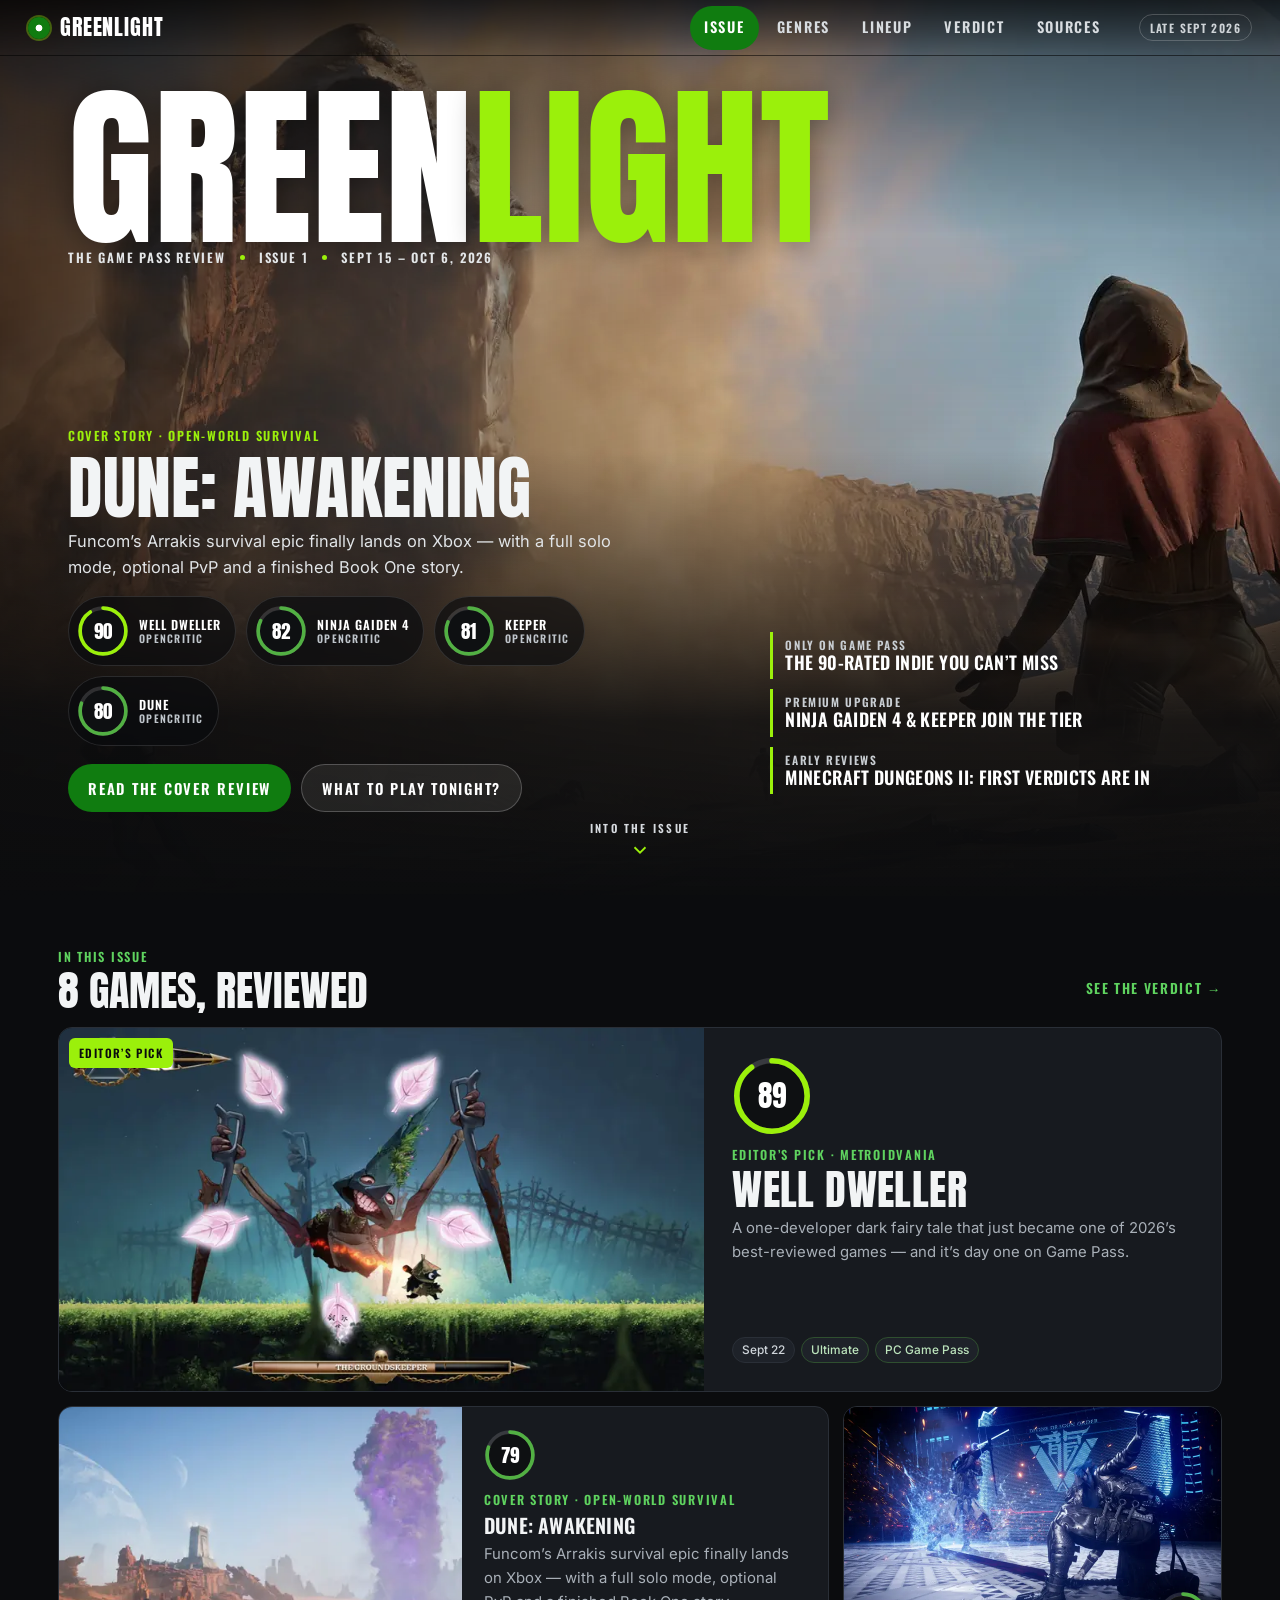
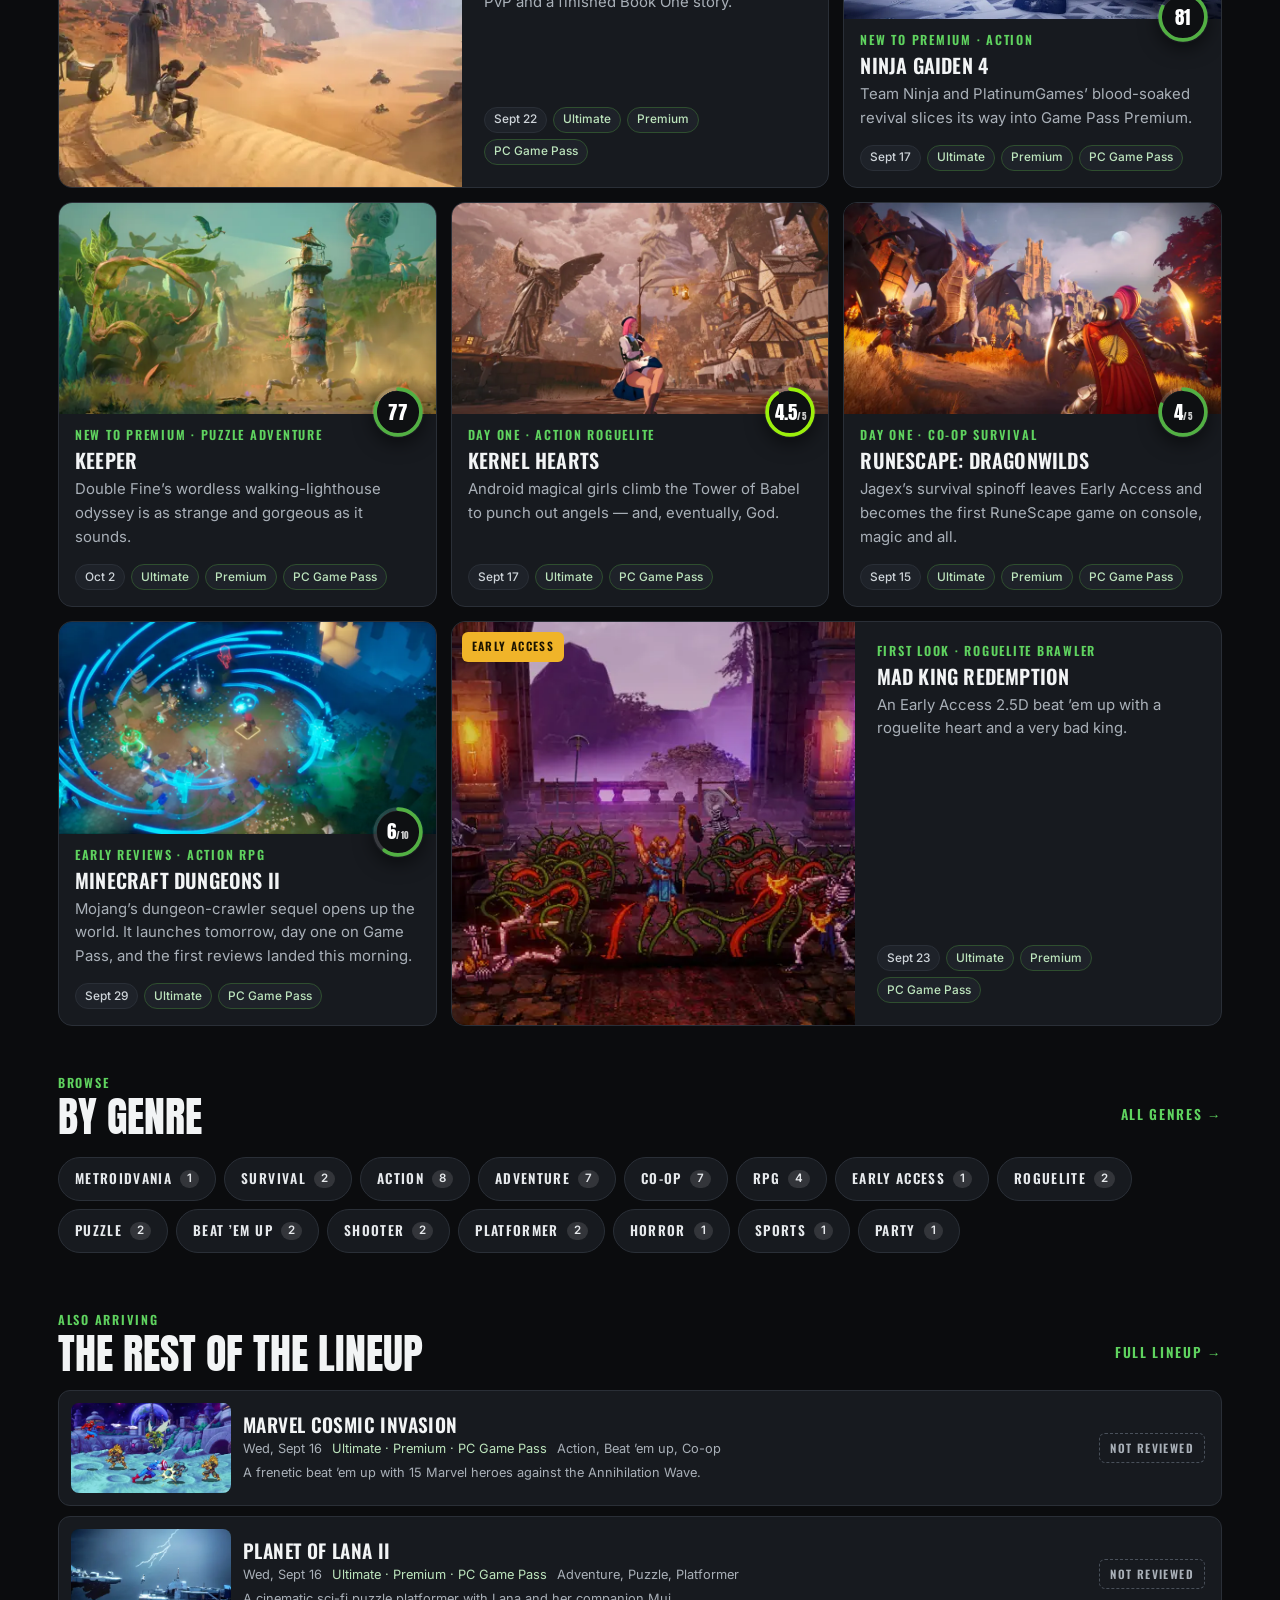
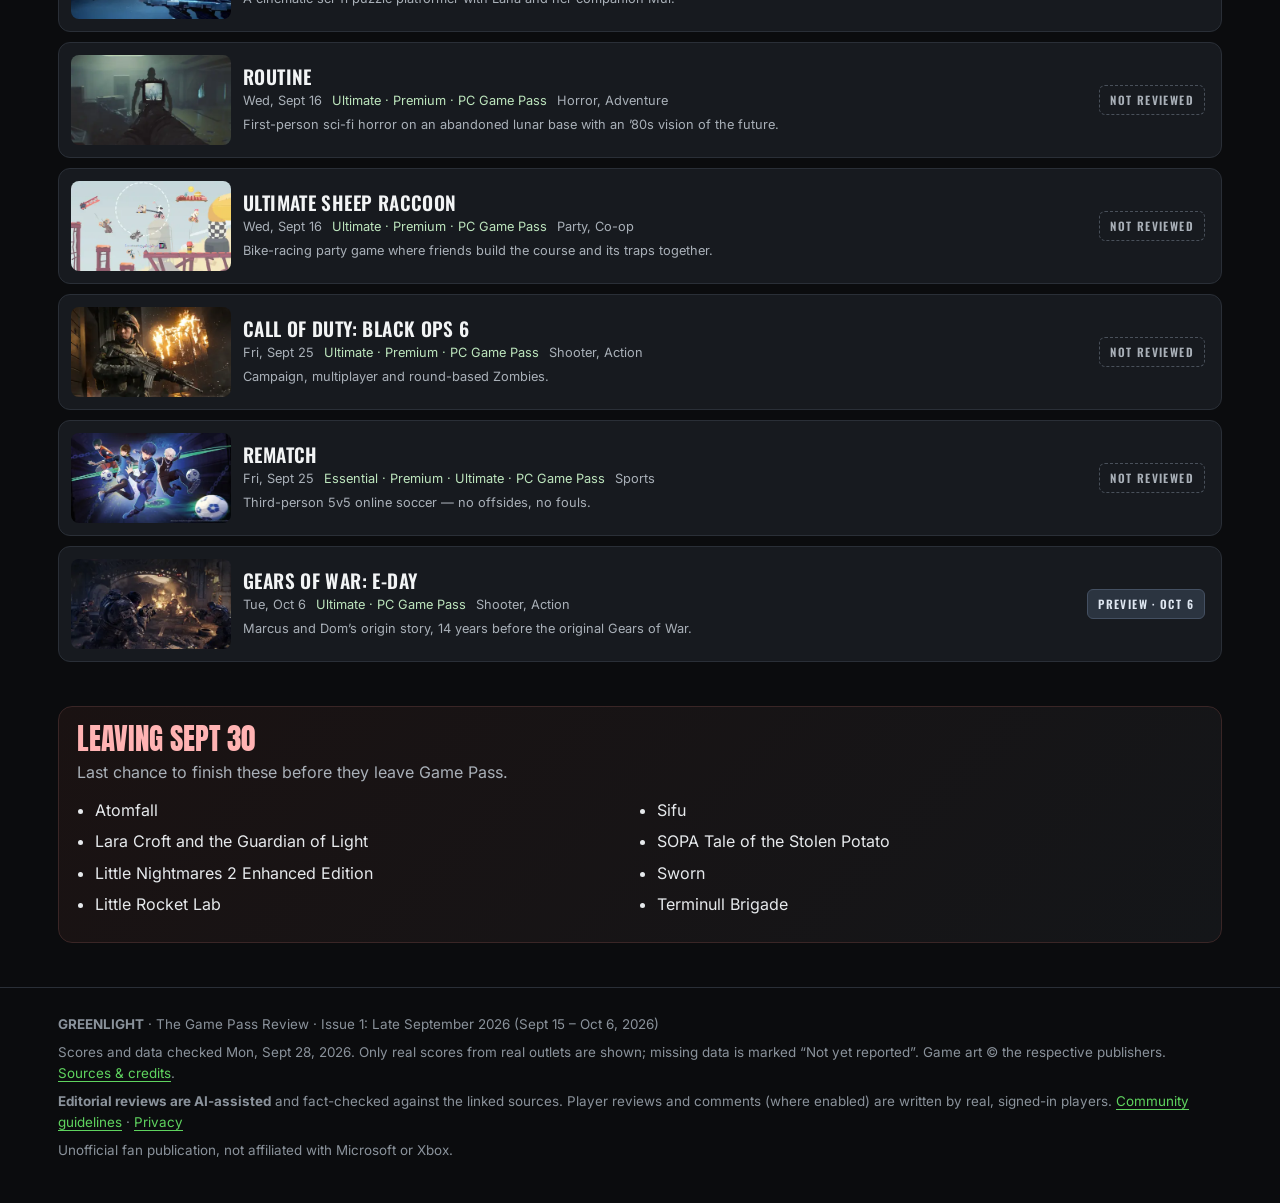
<file: index.html>
<!doctype html>
<html lang="en">
<head>
<meta charset="utf-8">
<meta name="viewport" content="width=device-width, initial-scale=1">
<title>GREENLIGHT — The Game Pass Review</title>
<meta http-equiv="refresh" content="0; url=greenlight/">
<link rel="canonical" href="greenlight/">
<style>body{background:#0b0c0e;color:#f2f4f5;font-family:system-ui,sans-serif;display:grid;place-items:center;min-height:100vh;margin:0}a{color:#9BF00B}</style>
</head>
<body>
<p>Opening <a href="greenlight/">GREENLIGHT — The Game Pass Review</a>…</p>
<script>location.replace('greenlight/' + location.hash);</script>
</body>
</html>
</file>
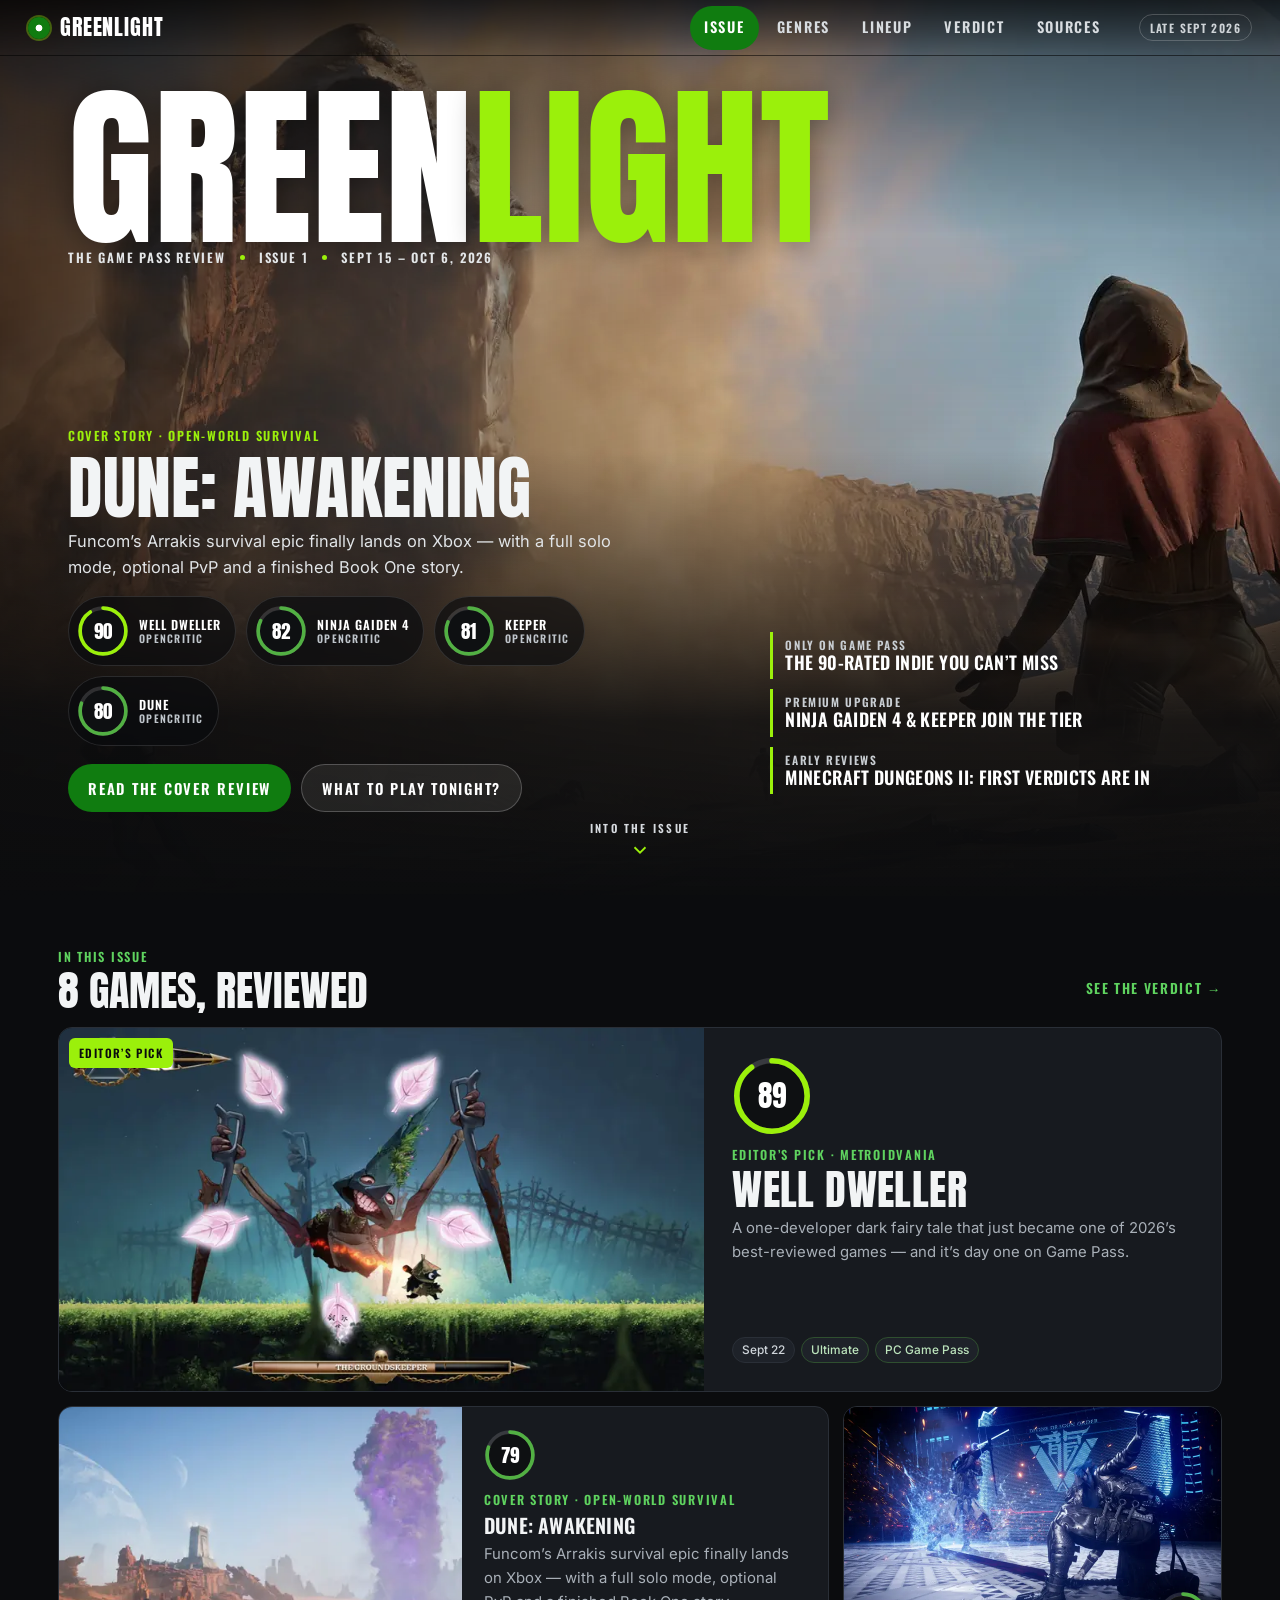
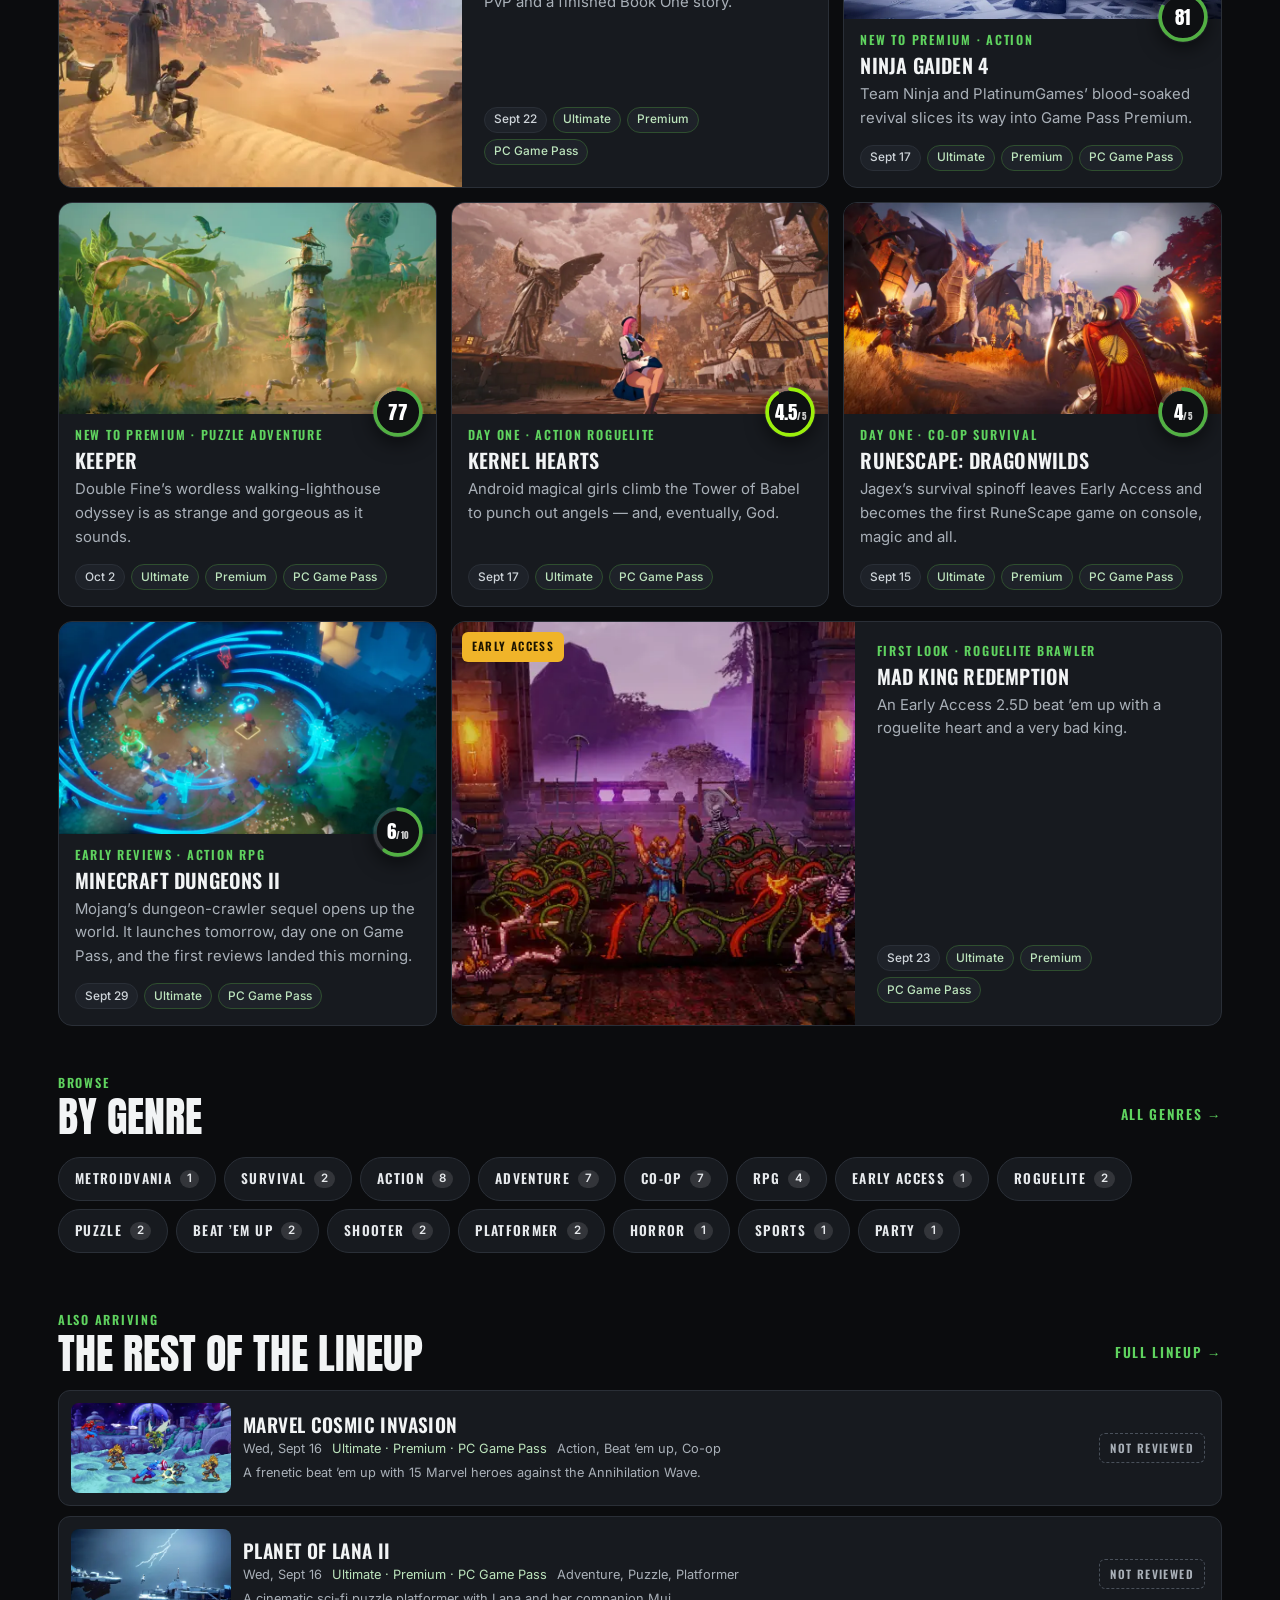
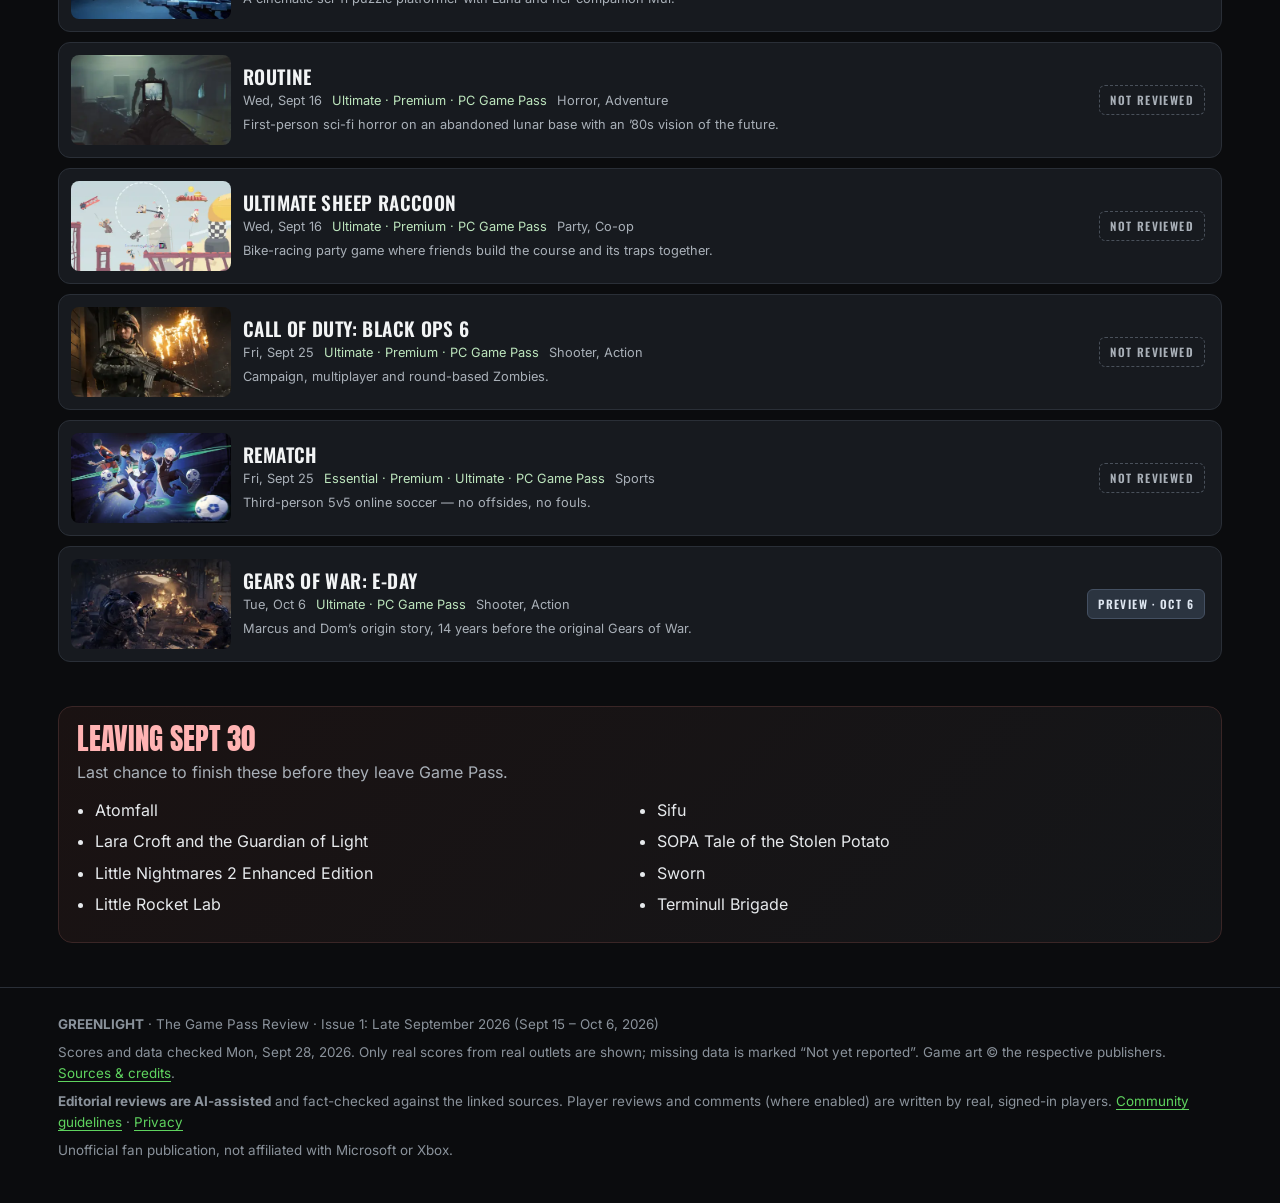
<file: greenlight/index.html>
<!doctype html>
<html lang="en">
<head>
<meta charset="utf-8">
<meta name="viewport" content="width=device-width, initial-scale=1, viewport-fit=cover">
<title>GREENLIGHT — The Game Pass Review · Late September 2026</title>
<meta name="description" content="GREENLIGHT reviews the newest Xbox Game Pass games: Dune: Awakening, Well Dweller, Ninja Gaiden 4, Keeper, Kernel Hearts, RuneScape: Dragonwilds, Minecraft Dungeons II and Mad King Redemption. Browse by genre, filter the lineup, and find what to play tonight.">
<meta name="theme-color" content="#0b0c0e">
<meta property="og:title" content="GREENLIGHT — The Game Pass Review">
<meta property="og:description" content="Sourced reviews of the newest Xbox Game Pass games, genre browsing and a what-to-play-tonight picker.">
<meta property="og:image" content="img/dune-awakening-2-1600.webp">
<link rel="icon" href="data:image/svg+xml,%3Csvg xmlns='http://www.w3.org/2000/svg' viewBox='0 0 32 32'%3E%3Crect width='32' height='32' rx='6' fill='%23107C10'/%3E%3Ctext x='16' y='23' font-family='Arial Black,Arial' font-weight='900' font-size='18' text-anchor='middle' fill='white'%3EG%3C/text%3E%3C/svg%3E">
<link rel="preload" href="fonts/Anton-400.woff2" as="font" type="font/woff2" crossorigin>
<link rel="preload" href="fonts/Inter-var.woff2" as="font" type="font/woff2" crossorigin>
<link rel="preload" as="image" href="img/dune-awakening-2-800.webp" imagesrcset="img/dune-awakening-2-400.webp 400w, img/dune-awakening-2-800.webp 800w, img/dune-awakening-2-1600.webp 1600w" imagesizes="(max-aspect-ratio: 16/9) 178vh, 100vw" fetchpriority="high">
<link rel="preload" href="data/issue.json" as="fetch" type="application/json" crossorigin="anonymous">
<link rel="preload" href="js/app.js" as="script">
<link rel="stylesheet" href="css/fonts.css">
<link rel="stylesheet" href="css/style.css">
</head>
<body>
<a class="skip" href="#app">Skip to content</a>
<header class="topbar" id="topbar">
  <a class="brand" href="#/" aria-label="GREENLIGHT home"><span class="brand-mark" aria-hidden="true"></span>GREENLIGHT</a>
  <nav class="topnav" aria-label="Primary">
    <a href="#/" data-nav="home">Issue</a>
    <a href="#/genres" data-nav="genres">Genres</a>
    <a href="#/lineup" data-nav="lineup">Lineup</a>
    <a href="#/verdict" data-nav="verdict">Verdict</a>
    <a href="#/sources" data-nav="sources">Sources</a>
  </nav>
  <span class="issue-pill">Late Sept 2026</span>
  <a class="acct" id="acct" href="#/account" hidden aria-label="Sign in"></a>
</header>
<main id="app" tabindex="-1" aria-live="polite"></main>
<nav class="tabbar" aria-label="Primary (mobile)">
  <a href="#/" data-nav="home"><svg viewBox="0 0 24 24" aria-hidden="true"><path d="M4 4h16v16H4z M4 9h16"/></svg><span>Issue</span></a>
  <a href="#/genres" data-nav="genres"><svg viewBox="0 0 24 24" aria-hidden="true"><path d="M4 4h7v7H4zM13 4h7v7h-7zM4 13h7v7H4zM13 13h7v7h-7z"/></svg><span>Genres</span></a>
  <a href="#/lineup" data-nav="lineup"><svg viewBox="0 0 24 24" aria-hidden="true"><path d="M4 6h16M4 12h16M4 18h10"/></svg><span>Lineup</span></a>
  <a href="#/verdict" data-nav="verdict"><svg viewBox="0 0 24 24" aria-hidden="true"><path d="M12 3l2.6 5.6 6.1.7-4.5 4.2 1.2 6L12 16.6 6.6 19.5l1.2-6L3.3 9.3l6.1-.7z"/></svg><span>Verdict</span></a>
  <a href="#/sources" data-nav="sources"><svg viewBox="0 0 24 24" aria-hidden="true"><path d="M6 3h9l3 3v15H6z M9 10h6M9 14h6M9 18h4"/></svg><span>Sources</span></a>
</nav>
<dialog class="lightbox" id="lightbox" aria-label="Screenshot viewer">
  <div class="lb-stage" id="lbStage"><img id="lbImg" alt=""></div>
  <div class="lb-bar">
    <span class="lb-count" id="lbCount"></span>
    <span class="lb-cap" id="lbCap"></span>
  </div>
  <button class="lb-btn lb-prev" id="lbPrev" aria-label="Previous screenshot">‹</button>
  <button class="lb-btn lb-next" id="lbNext" aria-label="Next screenshot">›</button>
  <button class="lb-btn lb-close" id="lbClose" aria-label="Close viewer">✕</button>
</dialog>
<noscript><p style="padding:2rem;color:#fff">GREENLIGHT needs JavaScript to load the issue data.</p></noscript>
<script src="js/config.js" defer></script>
<script src="js/app.js" defer></script>
<script src="js/community.js" defer></script>
</body>
</html>
</file>
<file: greenlight/css/fonts.css>
@font-face{font-family:'Anton';font-style:normal;font-weight:400;font-display:swap;src:url(../fonts/Anton-400.woff2) format('woff2');unicode-range:U+0000-00FF, U+0131, U+0152-0153, U+02BB-02BC, U+02C6, U+02DA, U+02DC, U+0304, U+0308, U+0329, U+2000-206F, U+20AC, U+2122, U+2191, U+2193, U+2212, U+2215, U+FEFF, U+FFFD}
@font-face{font-family:'Oswald';font-style:normal;font-weight:400 700;font-display:swap;src:url(../fonts/Oswald-var.woff2) format('woff2');unicode-range:U+0000-00FF, U+0131, U+0152-0153, U+02BB-02BC, U+02C6, U+02DA, U+02DC, U+0304, U+0308, U+0329, U+2000-206F, U+20AC, U+2122, U+2191, U+2193, U+2212, U+2215, U+FEFF, U+FFFD}
@font-face{font-family:'Inter';font-style:normal;font-weight:400 800;font-display:swap;src:url(../fonts/Inter-var.woff2) format('woff2');unicode-range:U+0000-00FF, U+0131, U+0152-0153, U+02BB-02BC, U+02C6, U+02DA, U+02DC, U+0304, U+0308, U+0329, U+2000-206F, U+20AC, U+2122, U+2191, U+2193, U+2212, U+2215, U+FEFF, U+FFFD}
</file>
<file: greenlight/css/style.css>
/* GREENLIGHT — mobile-first styles */
:root{
  --bg:#0b0c0e; --bg2:#121418; --panel:#171a1f; --panel2:#1e2229; --line:#2a2f37;
  --text:#f2f4f5; --muted:#a9b0b8; --dim:#8a929b;
  --green:#107C10; --green2:#52B043; --lime:#9BF00B; --greenText:#5fd35f;
  --amber:#f0b429; --red:#ff6b6b;
  --display:'Anton','Oswald',Impact,'Arial Narrow',sans-serif;
  --cond:'Oswald','Arial Narrow',sans-serif;
  --body:'Inter',system-ui,-apple-system,'Segoe UI',Roboto,sans-serif;
  --r:14px; --tabh:64px; --toph:56px;
  --ease:cubic-bezier(.2,.7,.2,1);
  --safe-b:env(safe-area-inset-bottom,0px);
}
*,*::before,*::after{box-sizing:border-box}
html{-webkit-text-size-adjust:100%;scroll-padding-top:calc(var(--toph) + 12px)}
body{margin:0;background:var(--bg);color:var(--text);font:400 16px/1.6 var(--body);overflow-x:hidden;
  padding-bottom:calc(var(--tabh) + var(--safe-b));-webkit-font-smoothing:antialiased}
img{max-width:100%;display:block}
a{color:var(--greenText);text-underline-offset:3px}
a:hover{color:var(--lime)}
button{font:inherit;color:inherit}
:focus-visible{outline:3px solid var(--lime);outline-offset:2px;border-radius:6px}
.skip{position:absolute;left:-999px;top:8px;z-index:100;background:var(--green);color:#fff;padding:12px 16px;border-radius:8px}
.skip:focus{left:8px}
h1,h2,h3{margin:0;line-height:1.05;font-weight:400}
.display{font-family:var(--display);text-transform:uppercase;letter-spacing:.01em}
.kicker{font:600 .78rem/1.2 var(--cond);letter-spacing:.14em;text-transform:uppercase;color:var(--greenText)}
.muted{color:var(--muted)}
.wrap{width:100%;max-width:1200px;margin:0 auto;padding:0 18px}
.sr-only{position:absolute;width:1px;height:1px;overflow:hidden;clip:rect(0 0 0 0);white-space:nowrap}

/* ---------- Top bar ---------- */
.topbar{position:sticky;top:0;z-index:40;height:var(--toph);display:flex;align-items:center;gap:16px;
  padding:0 18px;background:rgba(11,12,14,.86);backdrop-filter:saturate(1.4) blur(12px);-webkit-backdrop-filter:saturate(1.4) blur(12px);
  border-bottom:1px solid rgba(255,255,255,.06);transition:background .3s,border-color .3s}
body.on-cover .topbar{position:fixed;left:0;right:0;background:linear-gradient(rgba(0,0,0,.55),transparent);border-color:transparent;backdrop-filter:none;-webkit-backdrop-filter:none}
body.on-cover.scrolled .topbar{background:rgba(11,12,14,.9);backdrop-filter:blur(12px);-webkit-backdrop-filter:blur(12px);border-color:rgba(255,255,255,.06)}
.brand{display:flex;align-items:center;gap:10px;font:400 1.35rem/1 var(--display);letter-spacing:.04em;color:#fff;text-decoration:none;min-height:44px}
.brand:hover{color:#fff}
.brand-mark{width:22px;height:22px;border-radius:50%;background:radial-gradient(circle at 50% 50%,#fff 0 22%,var(--green) 23% 100%);box-shadow:0 0 0 2px rgba(155,240,11,.35)}
.topnav{display:none;margin-left:auto;gap:4px}
.topnav a{font:600 .9rem/1 var(--cond);letter-spacing:.12em;text-transform:uppercase;color:#d9dde1;text-decoration:none;padding:0 14px;min-height:44px;display:flex;align-items:center;border-radius:999px;transition:background .2s,color .2s}
.topnav a:hover{background:rgba(255,255,255,.08);color:#fff}
.topnav a[aria-current="page"]{background:var(--green);color:#fff}
.issue-pill{margin-left:auto;font:600 .72rem/1 var(--cond);letter-spacing:.12em;text-transform:uppercase;color:#cfd4d8;border:1px solid rgba(255,255,255,.2);border-radius:999px;padding:7px 10px;white-space:nowrap}

/* ---------- Bottom tab bar (mobile) ---------- */
.tabbar{position:fixed;left:0;right:0;bottom:0;z-index:40;display:grid;grid-template-columns:repeat(5,1fr);
  height:calc(var(--tabh) + var(--safe-b));padding-bottom:var(--safe-b);background:rgba(14,16,19,.94);
  backdrop-filter:blur(14px);-webkit-backdrop-filter:blur(14px);border-top:1px solid rgba(255,255,255,.08)}
.tabbar a{display:flex;flex-direction:column;align-items:center;justify-content:center;gap:4px;min-height:44px;color:#b8bec5;text-decoration:none;font:600 .68rem/1 var(--cond);letter-spacing:.1em;text-transform:uppercase;position:relative}
.tabbar svg{width:22px;height:22px;fill:none;stroke:currentColor;stroke-width:1.8;stroke-linejoin:round;stroke-linecap:round}
.tabbar a[aria-current="page"]{color:#fff}
.tabbar a[aria-current="page"]::before{content:"";position:absolute;top:0;left:28%;right:28%;height:3px;border-radius:0 0 3px 3px;background:var(--lime)}
.tabbar a[aria-current="page"] svg{stroke:var(--lime)}

@media (min-width:900px){
  body{padding-bottom:0}
  .tabbar{display:none}
  .topnav{display:flex}
  .issue-pill{margin-left:8px}
  .topbar{padding:0 28px}
}

/* ---------- Page scaffolding ---------- */
main{display:block;min-height:70vh;outline:none}
.page{padding:28px 0 56px;animation:pageIn .45s var(--ease) both}
@keyframes pageIn{from{opacity:0;transform:translateY(10px)}to{opacity:1;transform:none}}
.page-head{margin:6px 0 22px}
.page-head h1{font:400 clamp(2.4rem,9vw,4.6rem)/.95 var(--display);text-transform:uppercase;margin:6px 0 10px}
.page-head p{margin:0;color:var(--muted);max-width:62ch}
.section{margin:44px 0}
.section-h{display:flex;align-items:end;justify-content:space-between;gap:12px;margin-bottom:16px;flex-wrap:wrap}
.section-h h2{font:400 clamp(1.7rem,6vw,2.6rem)/1 var(--display);text-transform:uppercase}
.more{font:600 .85rem/1 var(--cond);letter-spacing:.12em;text-transform:uppercase;text-decoration:none;display:inline-flex;align-items:center;min-height:44px}
.reveal{opacity:0;transform:translateY(16px);transition:opacity .6s var(--ease),transform .6s var(--ease)}
.reveal.in{opacity:1;transform:none}

/* ---------- Cover hero ---------- */
.cover{position:relative;min-height:100vh;min-height:100svh;display:flex;flex-direction:column;justify-content:flex-end;overflow:hidden;isolation:isolate;margin-top:0}
.cover-img{position:absolute;inset:0;z-index:-2}
.cover-img img{width:100%;height:100%;object-fit:cover;object-position:18% 50%;transform:scale(1.06);animation:coverZoom 14s var(--ease) forwards}
@keyframes coverZoom{to{transform:scale(1)}}
.cover::after{content:"";position:absolute;inset:0;z-index:-1;background:
  linear-gradient(180deg,rgba(0,0,0,.55) 0%,rgba(0,0,0,.05) 26%,rgba(0,0,0,.15) 50%,rgba(11,12,14,.92) 80%,var(--bg) 100%),
  linear-gradient(90deg,rgba(0,0,0,.55),transparent 60%)}
.cover-inner{padding:calc(var(--toph) + 18px) 18px 26px;width:100%;max-width:1200px;margin:0 auto}
.masthead{font:400 clamp(3.4rem,17vw,11rem)/.82 var(--display);letter-spacing:.005em;text-transform:uppercase;margin:0;color:#fff;text-shadow:0 4px 30px rgba(0,0,0,.4)}
.masthead span{color:var(--lime)}
.cover-meta{display:flex;flex-wrap:wrap;gap:8px 14px;align-items:center;font:600 .8rem/1.2 var(--cond);letter-spacing:.14em;text-transform:uppercase;color:#e3e6e8;margin:10px 0 18px}
.cover-meta .dot{width:5px;height:5px;border-radius:50%;background:var(--lime)}
.cover-feature{max-width:640px}
.cover-feature .kicker{color:var(--lime)}
.cover-feature h2{font:400 clamp(2.2rem,10vw,4.4rem)/.92 var(--display);text-transform:uppercase;margin:6px 0 8px}
.cover-feature p{margin:0 0 16px;color:#e1e4e7;font-size:1.02rem;max-width:52ch}
.cover-badges{display:flex;gap:10px;flex-wrap:wrap;margin:14px 0 18px}
.cover-lines{display:grid;gap:10px;margin:8px 0 18px;padding:0;list-style:none}
.cover-lines a{display:block;text-decoration:none;color:#fff;border-left:3px solid var(--lime);padding:6px 0 6px 12px;min-height:44px}
.cover-lines a:hover .cl-t{color:var(--lime)}
.cl-k{display:block;font:600 .72rem/1.2 var(--cond);letter-spacing:.14em;text-transform:uppercase;color:#c9ced3}
.cl-t{display:block;font:600 1.12rem/1.2 var(--cond);text-transform:uppercase;letter-spacing:.02em;transition:color .2s}
.cta-row{display:flex;gap:10px;flex-wrap:wrap}
.btn{display:inline-flex;align-items:center;justify-content:center;gap:8px;min-height:48px;padding:0 20px;border-radius:999px;border:0;cursor:pointer;
  font:600 .92rem/1 var(--cond);letter-spacing:.12em;text-transform:uppercase;text-decoration:none;transition:transform .2s var(--ease),background .2s,box-shadow .2s}
.btn-primary{background:var(--green);color:#fff}
.btn-primary:hover{background:#138a13;color:#fff;box-shadow:0 8px 24px rgba(16,124,16,.35)}
.btn-ghost{background:rgba(255,255,255,.08);color:#fff;border:1px solid rgba(255,255,255,.22)}
.btn-ghost:hover{background:rgba(255,255,255,.16);color:#fff}
.btn:active{transform:scale(.97)}
.scroll-cue{display:flex;justify-content:center;margin-top:8px}
.scroll-cue a{display:inline-flex;flex-direction:column;align-items:center;gap:4px;color:#d6dadf;text-decoration:none;font:600 .7rem/1 var(--cond);letter-spacing:.2em;text-transform:uppercase;min-height:44px;min-width:44px;justify-content:center}
.scroll-cue svg{width:22px;height:22px;stroke:var(--lime);fill:none;stroke-width:2;animation:bob 2s ease-in-out infinite}
@keyframes bob{50%{transform:translateY(5px)}}
@media (min-width:900px){
  .cover-inner{padding:calc(var(--toph) + 40px) 28px 36px}
  .cover-grid{display:grid;grid-template-columns:1.3fr 1fr;gap:40px;align-items:end}
  .cover-lines{margin-top:0}
  .cover-img img{object-position:50% 50%}
}

/* ---------- Score badge ---------- */
.badge{--size:64px;position:relative;width:var(--size);height:var(--size);flex:0 0 auto;display:grid;place-items:center;border-radius:50%;
  background:radial-gradient(circle,#0e1012 58%,transparent 59%);color:#fff}
.badge svg{position:absolute;inset:0;width:100%;height:100%;transform:rotate(-90deg)}
.badge .trk{stroke:rgba(255,255,255,.14)}
.badge .arc{stroke:var(--green2);stroke-linecap:round;transition:stroke-dashoffset 1.2s var(--ease)}
.badge.hi .arc{stroke:var(--lime)}
.badge .num{font:400 calc(var(--size)*.36)/1 var(--display);letter-spacing:.01em;position:relative}
.badge .num small{font-size:.5em;opacity:.8}
.badge.lg{--size:112px}
.badge.md{--size:80px}
.badge.sm{--size:52px}
.badge-wrap{display:flex;align-items:center;gap:12px}
.badge-lab{font:600 .7rem/1.25 var(--cond);letter-spacing:.12em;text-transform:uppercase;color:#d4d8dc}
.badge-lab b{display:block;color:#fff;font-size:.82rem}
.tagbadge{display:inline-flex;align-items:center;justify-content:center;min-height:30px;padding:4px 10px;border-radius:6px;
  font:600 .72rem/1.1 var(--cond);letter-spacing:.12em;text-transform:uppercase;white-space:nowrap}
.tagbadge.ea{background:var(--amber);color:#1a1300}
.tagbadge.soon{background:#2b3440;color:#dfe7f1;border:1px solid #445062}
.tagbadge.none{background:transparent;color:var(--muted);border:1px dashed #49505a}
.tagbadge.pick{background:var(--lime);color:#0b0c0e}
.cover-badge{display:flex;align-items:center;gap:10px;padding:8px 14px 8px 8px;background:rgba(10,12,14,.66);border:1px solid rgba(255,255,255,.12);border-radius:999px;text-decoration:none;color:#fff;backdrop-filter:blur(6px);-webkit-backdrop-filter:blur(6px);min-height:44px;transition:transform .2s var(--ease),border-color .2s}
.cover-badge:hover{transform:translateY(-2px);border-color:var(--lime);color:#fff}
.cover-badge .t{font:600 .78rem/1.15 var(--cond);letter-spacing:.08em;text-transform:uppercase}
.cover-badge .t small{display:block;color:#bfc5cb;font-size:.66rem;letter-spacing:.12em}

/* ---------- Cards ---------- */
.grid{display:grid;gap:14px}
@media (min-width:600px){.grid.cols-2{grid-template-columns:repeat(2,1fr)}.grid.cols-3{grid-template-columns:repeat(2,1fr)}}
@media (min-width:1000px){.grid.cols-3{grid-template-columns:repeat(3,1fr)}.grid.cols-4{grid-template-columns:repeat(4,1fr)}}
@media (min-width:600px) and (max-width:999px){.grid.cols-4{grid-template-columns:repeat(2,1fr)}}
.card{position:relative;display:flex;flex-direction:column;background:var(--panel);border:1px solid var(--line);border-radius:var(--r);overflow:hidden;text-decoration:none;color:var(--text);
  transition:transform .25s var(--ease),border-color .25s,box-shadow .25s}
a.card:hover{transform:translateY(-3px);border-color:#3c5a3c;box-shadow:0 14px 34px rgba(0,0,0,.4);color:var(--text)}
.card-media{position:relative;aspect-ratio:16/9;background:#0f1114;overflow:hidden}
.card-media img{width:100%;height:100%;object-fit:cover;transition:transform .6s var(--ease)}
a.card:hover .card-media img{transform:scale(1.04)}
.card-media .badge{position:absolute;right:10px;bottom:-26px;box-shadow:0 6px 18px rgba(0,0,0,.5)}
.card-media .tagbadge{position:absolute;left:10px;top:10px}
.card-body{padding:14px 16px 16px;display:flex;flex-direction:column;gap:6px;flex:1}
.card-body h3{font:600 1.25rem/1.15 var(--cond);text-transform:uppercase;letter-spacing:.01em;padding-right:64px}
.card-body p{margin:0;color:var(--muted);font-size:.93rem}
.card-foot{margin-top:auto;padding-top:8px;display:flex;flex-wrap:wrap;gap:6px;align-items:center}
.chip-s{display:inline-flex;align-items:center;min-height:26px;padding:2px 9px;border-radius:999px;background:var(--panel2);color:#cfd5da;font:500 .74rem/1.2 var(--body);border:1px solid var(--line)}
.chip-s.tier{border-color:#2f4f2f;color:#bde5bd}
.feature-card{grid-column:1/-1}
@media (min-width:900px){
  .feature-card{flex-direction:row}
  .feature-card .card-media{flex:1.4;aspect-ratio:auto;min-height:340px}
  .feature-card .card-body{flex:1;padding:28px;justify-content:center}
  .feature-card .card-body h3{font:400 2.6rem/1 var(--display)}
  .feature-card .card-media .badge{bottom:auto;top:16px;right:16px}
}

/* ---------- Chips (genre nav / filters) ---------- */
.chips{display:flex;gap:8px;overflow-x:auto;scroll-snap-type:x proximity;padding:4px 18px 10px;margin:0 -18px;scrollbar-width:none;-webkit-overflow-scrolling:touch}
.chips::-webkit-scrollbar{display:none}
.chip{flex:0 0 auto;scroll-snap-align:start;display:inline-flex;align-items:center;gap:8px;min-height:44px;padding:0 16px;border-radius:999px;background:var(--panel);border:1px solid var(--line);
  color:#e6e9ec;text-decoration:none;font:600 .84rem/1 var(--cond);letter-spacing:.1em;text-transform:uppercase;cursor:pointer;transition:background .2s,border-color .2s,color .2s}
.chip:hover{border-color:var(--green2);color:#fff}
.chip[aria-current="page"],.chip[aria-pressed="true"]{background:var(--green);border-color:var(--green);color:#fff}
.chip .n{font:600 .72rem/1 var(--body);background:rgba(255,255,255,.12);border-radius:999px;padding:3px 7px;letter-spacing:0}
@media (min-width:900px){.chips{flex-wrap:wrap;overflow:visible;margin:0;padding:4px 0 10px}}

/* Genre hub tiles */
.gtile{position:relative;min-height:150px;border-radius:var(--r);overflow:hidden;text-decoration:none;color:#fff;display:flex;flex-direction:column;justify-content:flex-end;padding:16px;isolation:isolate;border:1px solid var(--line);transition:transform .25s var(--ease),border-color .25s}
.gtile img{position:absolute;inset:0;width:100%;height:100%;object-fit:cover;z-index:-2;transition:transform .6s var(--ease)}
.gtile::after{content:"";position:absolute;inset:0;z-index:-1;background:linear-gradient(180deg,rgba(0,0,0,.1),rgba(0,0,0,.85))}
.gtile:hover{transform:translateY(-3px);border-color:var(--green2);color:#fff}
.gtile:hover img{transform:scale(1.05)}
.gtile h3{font:400 1.9rem/1 var(--display);text-transform:uppercase}
.gtile p{margin:4px 0 0;font-size:.88rem;color:#dfe3e6}
.gtile .cnt{position:absolute;top:12px;right:12px;font:600 .72rem/1 var(--cond);letter-spacing:.12em;text-transform:uppercase;background:rgba(0,0,0,.6);padding:7px 10px;border-radius:999px}

/* ---------- Row list (hub + lineup) ---------- */
.rows{display:grid;gap:10px;list-style:none;margin:0;padding:0}
.row{display:grid;grid-template-columns:96px 1fr auto;gap:12px;align-items:center;background:var(--panel);border:1px solid var(--line);border-radius:12px;padding:10px;text-decoration:none;color:var(--text);transition:border-color .2s,background .2s}
a.row:hover{border-color:#3c5a3c;background:#1a1e23;color:var(--text)}
.row img{width:96px;height:54px;object-fit:cover;border-radius:8px;background:#0f1114}
.row h3{font:600 1.02rem/1.2 var(--cond);text-transform:uppercase;letter-spacing:.02em}
.row .meta{font-size:.8rem;color:var(--muted);margin-top:3px;display:flex;flex-wrap:wrap;gap:4px 10px}
.row .meta .tiers{color:#bde5bd}
.row .end{display:flex;align-items:center;justify-content:flex-end}
.row .go{font:600 .7rem/1 var(--cond);letter-spacing:.12em;text-transform:uppercase;color:var(--greenText)}
@media (min-width:700px){.row{grid-template-columns:160px 1fr auto;padding:12px 16px 12px 12px}.row img{width:160px;height:90px}.row h3{font-size:1.2rem}}
@media (max-width:380px){.row{grid-template-columns:72px 1fr auto;gap:10px}.row img{width:72px;height:41px}}

/* ---------- Filters ---------- */
.filters{display:grid;gap:12px;background:var(--bg2);border:1px solid var(--line);border-radius:var(--r);padding:14px;margin-bottom:18px}
.fgroup{min-width:0}
.fgroup > span{display:block;font:600 .72rem/1 var(--cond);letter-spacing:.14em;text-transform:uppercase;color:var(--muted);margin-bottom:8px}
.fgroup .chips{padding-bottom:4px}
.seg{display:flex;gap:6px;flex-wrap:wrap}
.selectwrap{position:relative}
.selectwrap select{appearance:none;-webkit-appearance:none;width:100%;min-height:44px;background:var(--panel);color:#fff;border:1px solid var(--line);border-radius:10px;padding:0 40px 0 14px;font:500 .95rem/1 var(--body)}
.selectwrap::after{content:"";position:absolute;right:16px;top:50%;width:8px;height:8px;border-right:2px solid var(--lime);border-bottom:2px solid var(--lime);transform:translateY(-70%) rotate(45deg);pointer-events:none}
.fgrid{display:grid;grid-template-columns:1fr 1fr;gap:10px}
.fcount{display:flex;justify-content:space-between;align-items:center;gap:10px;flex-wrap:wrap;font-size:.9rem;color:var(--muted)}
.linkbtn{background:none;border:0;color:var(--greenText);cursor:pointer;min-height:44px;padding:0 4px;text-decoration:underline;text-underline-offset:3px}
@media (min-width:900px){.filters{grid-template-columns:1.4fr 1fr 1fr 1fr;align-items:end}.fcount{grid-column:1/-1}.fgrid{display:contents}}
.leaving{background:linear-gradient(135deg,#1a1212,#141619);border:1px solid #3a2626;border-radius:var(--r);padding:18px}
.leaving h2{font:400 1.8rem/1 var(--display);text-transform:uppercase;color:#ffb3b3}
.leaving ul{columns:2 150px;padding-left:18px;margin:12px 0 0;color:#e6e9ec}
.leaving li{margin:0 0 6px;break-inside:avoid}

/* ---------- Review detail ---------- */
.rhero{position:relative;min-height:74vh;min-height:74svh;display:flex;align-items:flex-end;isolation:isolate;overflow:hidden}
.rhero img{position:absolute;inset:0;width:100%;height:100%;object-fit:cover;z-index:-2}
.rhero::after{content:"";position:absolute;inset:0;z-index:-1;background:linear-gradient(180deg,rgba(0,0,0,.35),rgba(0,0,0,.05) 30%,rgba(11,12,14,.85) 72%,var(--bg))}
.rhero-inner{width:100%;max-width:1200px;margin:0 auto;padding:80px 18px 22px}
.crumbs{font:600 .74rem/1 var(--cond);letter-spacing:.12em;text-transform:uppercase;margin-bottom:12px;display:flex;gap:8px;flex-wrap:wrap}
.crumbs a{color:#d6dbe0;text-decoration:none;min-height:32px;display:inline-flex;align-items:center}
.crumbs a:hover{color:var(--lime)}
.rhero h1{font:400 clamp(2.6rem,12vw,6.2rem)/.9 var(--display);text-transform:uppercase;margin:6px 0 10px;text-shadow:0 4px 24px rgba(0,0,0,.5)}
.rhero .deck{font-size:1.08rem;color:#e6e9ec;max-width:60ch;margin:0 0 16px}
.rhero .kicker{color:var(--lime)}
.rhero-row{display:flex;gap:14px;align-items:center;flex-wrap:wrap}
.rgrid{display:grid;gap:26px}
@media (min-width:1000px){.rgrid{grid-template-columns:minmax(0,1fr) 340px;gap:40px}.rside{align-self:start}}
.prose p{margin:0 0 1.1em;font-size:1.05rem;line-height:1.72;color:#e3e6e9}
.prose p:first-child::first-letter{font:400 3.6em/.8 var(--display);float:left;margin:.08em .1em 0 0;color:var(--lime)}
.pull{margin:26px 0;padding:6px 0 6px 18px;border-left:4px solid var(--green2);font:500 clamp(1.4rem,5vw,2rem)/1.2 var(--cond);text-transform:uppercase;color:#fff}
.pull cite{display:block;font:600 .78rem/1 var(--cond);letter-spacing:.14em;color:var(--muted);margin-top:10px;font-style:normal}
.panel{background:var(--panel);border:1px solid var(--line);border-radius:var(--r);padding:18px}
.panel h2,.panel h3.ph{font:400 1.5rem/1 var(--display);text-transform:uppercase;margin-bottom:12px}
.outlets{list-style:none;margin:0;padding:0;display:grid;gap:2px}
.outlets li{display:grid;grid-template-columns:1fr auto;gap:10px;align-items:center;min-height:44px;border-bottom:1px solid var(--line)}
.outlets li:last-child{border-bottom:0}
.outlets a{color:#fff;text-decoration:none;font-weight:600;display:flex;flex-direction:column;justify-content:center;min-height:44px}
.outlets a:hover{color:var(--lime)}
.outlets small{color:var(--dim);font-weight:400;font-size:.76rem}
.oscore{display:flex;align-items:center;gap:10px}
.obar{width:70px;height:6px;border-radius:3px;background:#2a2f37;overflow:hidden}
.obar i{display:block;height:100%;background:var(--green2);width:0;transition:width 1s var(--ease)}
.oscore b{font:400 1.05rem/1 var(--display);min-width:52px;text-align:right;letter-spacing:.02em}
.agg{display:flex;gap:14px;align-items:center;margin-bottom:12px}
.agg p{margin:0;font-size:.88rem;color:var(--muted)}
.hm{display:grid;gap:14px}
@media (min-width:700px){.hm{grid-template-columns:1fr 1fr}}
.hm ul{list-style:none;margin:0;padding:0;display:grid;gap:10px}
.hm li{position:relative;padding-left:30px;color:#e3e6e9}
.hm li::before{position:absolute;left:0;top:1px;width:20px;height:20px;border-radius:50%;display:grid;place-items:center;font:700 .8rem/20px var(--body);text-align:center}
.hits li::before{content:"+";background:var(--green);color:#fff}
.misses li::before{content:"–";background:#3a2a2a;color:#ffb3b3}
.hits .ph{color:var(--greenText)} .misses .ph{color:#ffb3b3}
.playif{background:linear-gradient(135deg,var(--green),#0b5a0b);border-radius:var(--r);padding:20px;color:#fff}
.playif .kicker{color:#d9ffd0}
.playif p{margin:6px 0 0;font:500 clamp(1.25rem,4.6vw,1.7rem)/1.25 var(--cond);text-transform:uppercase}
.now{display:flex;gap:14px;align-items:flex-start}
.now .call{flex:0 0 auto;font:400 1.1rem/1 var(--display);text-transform:uppercase;background:var(--lime);color:#0b0c0e;padding:10px 12px;border-radius:8px;max-width:140px;text-align:center}
.now .call.wait{background:var(--amber)}
.now p{margin:0;color:#e3e6e9}
.facts{margin:0;display:grid;gap:0}
.facts div{display:grid;grid-template-columns:120px 1fr;gap:10px;padding:10px 0;border-bottom:1px solid var(--line)}
.facts div:last-child{border-bottom:0}
.facts dt{font:600 .74rem/1.4 var(--cond);letter-spacing:.12em;text-transform:uppercase;color:var(--muted)}
.facts dd{margin:0;font-size:.95rem}
.store{width:100%;margin-top:14px}
.depth{display:grid;gap:14px}
@media (min-width:800px){.depth{grid-template-columns:1fr 1fr}}
.depth .panel.wide{grid-column:1/-1}
.hltb{display:grid;grid-template-columns:repeat(3,1fr);gap:8px;margin:4px 0 10px}
.hltb div{background:var(--panel2);border-radius:10px;padding:12px 8px;text-align:center}
.hltb b{display:block;font:400 1.6rem/1 var(--display);color:#fff}
.hltb span{font:600 .66rem/1.2 var(--cond);letter-spacing:.1em;text-transform:uppercase;color:var(--muted)}
.perf{display:grid;gap:10px}
.perf-item{border-left:3px solid var(--green2);padding:2px 0 2px 12px}
.perf-item.nyr{border-color:#4a5058}
.perf-item h4{margin:0 0 4px;font:600 .8rem/1.2 var(--cond);letter-spacing:.12em;text-transform:uppercase;color:#fff}
.perf-item p{margin:0;font-size:.94rem;color:#dfe3e6}
.nyr-tag{display:inline-block;font:600 .74rem/1 var(--cond);letter-spacing:.12em;text-transform:uppercase;color:#c3c9cf;border:1px dashed #5a616a;border-radius:6px;padding:6px 8px}
.src{margin-top:8px;font-size:.8rem;color:var(--dim);display:flex;flex-wrap:wrap;gap:4px 10px;align-items:center}
.src a{display:inline-flex;align-items:center;min-height:32px}
.trailer{position:relative;aspect-ratio:16/9;border-radius:var(--r);overflow:hidden;background:#000;border:1px solid var(--line)}
.trailer button{position:absolute;inset:0;width:100%;height:100%;border:0;padding:0;cursor:pointer;background:#000}
.trailer button img{width:100%;height:100%;object-fit:cover;opacity:.75;transition:opacity .3s,transform .6s var(--ease)}
.trailer button:hover img{opacity:.9;transform:scale(1.03)}
.trailer .play{position:absolute;left:50%;top:50%;width:76px;height:76px;margin:-38px 0 0 -38px;border-radius:50%;background:var(--green);display:grid;place-items:center;box-shadow:0 10px 30px rgba(0,0,0,.5);transition:transform .2s var(--ease)}
.trailer button:hover .play{transform:scale(1.08)}
.trailer .play svg{width:30px;height:30px;fill:#fff;margin-left:4px}
.trailer .tl{position:absolute;left:14px;bottom:12px;right:14px;text-align:left;font:600 .8rem/1.3 var(--cond);letter-spacing:.08em;text-transform:uppercase;color:#fff;text-shadow:0 2px 8px #000}
.trailer iframe{position:absolute;inset:0;width:100%;height:100%;border:0}
.gallery{display:grid;grid-template-columns:repeat(2,1fr);gap:8px}
@media (min-width:800px){.gallery{grid-template-columns:repeat(3,1fr)}}
.gallery button{padding:0;border:0;border-radius:10px;overflow:hidden;cursor:zoom-in;aspect-ratio:16/9;background:#0f1114;position:relative}
.gallery img{width:100%;height:100%;object-fit:cover;transition:transform .5s var(--ease)}
.gallery button:hover img{transform:scale(1.05)}
.pager{display:grid;grid-template-columns:1fr 1fr;gap:10px;margin-top:36px}
.pager a{display:flex;flex-direction:column;gap:4px;background:var(--panel);border:1px solid var(--line);border-radius:12px;padding:14px;text-decoration:none;color:#fff;min-height:64px}
.pager a:hover{border-color:var(--green2);color:#fff}
.pager a.next{text-align:right}
.pager small{font:600 .7rem/1 var(--cond);letter-spacing:.14em;text-transform:uppercase;color:var(--muted)}
.pager span{font:600 1rem/1.2 var(--cond);text-transform:uppercase}

/* ---------- Lightbox ---------- */
.lightbox{padding:0;margin:0;border:0;width:100vw;height:100vh;height:100dvh;max-width:none;max-height:none;background:rgba(4,5,6,.97);color:#fff;overflow:hidden}
.lightbox::backdrop{background:rgba(0,0,0,.9)}
.lightbox[open]{display:block;animation:lbIn .25s ease both}
@keyframes lbIn{from{opacity:0}to{opacity:1}}
.lb-stage{position:absolute;inset:0 0 64px 0;display:flex;align-items:center;justify-content:center;touch-action:pan-y;user-select:none}
.lb-stage img{max-width:100%;max-height:100%;object-fit:contain;transition:transform .25s var(--ease),opacity .2s}
.lb-bar{position:absolute;left:0;right:0;bottom:0;height:64px;display:flex;align-items:center;gap:14px;padding:0 18px;padding-bottom:env(safe-area-inset-bottom,0);font:600 .8rem/1.2 var(--cond);letter-spacing:.1em;text-transform:uppercase}
.lb-count{color:var(--lime)}
.lb-cap{color:#cfd4d8;overflow:hidden;text-overflow:ellipsis;white-space:nowrap}
.lb-btn{position:absolute;width:52px;height:52px;border-radius:50%;border:1px solid rgba(255,255,255,.25);background:rgba(20,22,25,.75);color:#fff;font-size:1.8rem;line-height:1;cursor:pointer;display:grid;place-items:center;transition:background .2s}
.lb-btn:hover{background:var(--green)}
.lb-close{top:max(12px,env(safe-area-inset-top));right:12px;font-size:1.2rem}
.lb-prev{left:12px;top:50%;margin-top:-58px}
.lb-next{right:12px;top:50%;margin-top:-58px}
@media (max-width:699px){.lb-prev,.lb-next{top:auto;bottom:6px;margin:0;width:48px;height:48px}.lb-prev{left:auto;right:70px}.lb-next{right:14px}.lb-bar{padding-right:130px}}

/* ---------- Verdict ---------- */
.rank{list-style:none;margin:0;padding:0;display:grid;gap:10px;counter-reset:r}
.rank li{position:relative}
.rank a{display:grid;grid-template-columns:44px 1fr auto;gap:12px;align-items:center;background:var(--panel);border:1px solid var(--line);border-radius:12px;padding:12px 14px;text-decoration:none;color:#fff;transition:border-color .2s,transform .3s var(--ease)}
.rank a:hover{border-color:var(--green2);color:#fff}
.rank .pos{font:400 2rem/1 var(--display);color:var(--lime);text-align:center}
.rank .pos.na{color:#6b727a;font-size:1.3rem}
.rank h3{font:600 1.08rem/1.2 var(--cond);text-transform:uppercase}
.rank .bar{height:6px;border-radius:3px;background:#2a2f37;margin-top:8px;overflow:hidden}
.rank .bar i{display:block;height:100%;background:linear-gradient(90deg,var(--green),var(--lime));width:0;transition:width .9s var(--ease)}
.rank .why{font-size:.82rem;color:var(--muted);margin-top:4px}
.rank .val{font:400 1.5rem/1 var(--display);text-align:right;min-width:56px}
.rank .val small{display:block;font:600 .62rem/1.2 var(--cond);letter-spacing:.1em;color:var(--muted);text-transform:uppercase}
.divider{font:600 .74rem/1 var(--cond);letter-spacing:.14em;text-transform:uppercase;color:var(--muted);margin:18px 0 4px;display:flex;align-items:center;gap:10px}
.divider::after{content:"";flex:1;height:1px;background:var(--line)}
.picker{background:radial-gradient(120% 120% at 0% 0%,#15321a 0%,var(--panel) 55%);border:1px solid #2c4a2c;border-radius:18px;padding:18px}
.picker h2{font:400 clamp(1.9rem,7vw,3rem)/1 var(--display);text-transform:uppercase}
.picker fieldset{border:0;margin:16px 0 0;padding:0;min-width:0}
.picker legend{font:600 .76rem/1 var(--cond);letter-spacing:.14em;text-transform:uppercase;color:#cfe8cf;margin-bottom:10px;padding:0}
.opts{display:flex;flex-wrap:wrap;gap:8px}
.opt{position:relative}
.opt input{position:absolute;opacity:0;inset:0;margin:0;cursor:pointer}
.opt span{display:inline-flex;align-items:center;min-height:44px;padding:0 16px;border-radius:999px;background:rgba(0,0,0,.35);border:1px solid #3a4652;font:600 .84rem/1 var(--cond);letter-spacing:.08em;text-transform:uppercase;transition:background .2s,border-color .2s}
.opt input:checked + span{background:var(--green);border-color:var(--lime);color:#fff}
.opt input:focus-visible + span{outline:3px solid var(--lime);outline-offset:2px}
.pick-out{margin-top:20px;display:grid;gap:12px}
.pick-main{display:grid;gap:0;background:#0f1114;border:1px solid #3a5a3a;border-radius:14px;overflow:hidden;text-decoration:none;color:#fff;animation:pageIn .4s var(--ease) both}
.pick-main:hover{color:#fff;border-color:var(--lime)}
.pick-main .card-media{aspect-ratio:21/9}
.pick-main .pm-body{padding:16px}
.pick-main h3{font:400 2rem/1 var(--display);text-transform:uppercase;margin:4px 0 6px}
.pick-main p{margin:0;color:#dfe3e6}
.reasons{display:flex;flex-wrap:wrap;gap:6px;margin-top:10px}
.reasons span{font:500 .78rem/1 var(--body);background:rgba(16,124,16,.25);border:1px solid #2f5f2f;color:#d4f5d4;border-radius:999px;padding:6px 10px}
.alts{display:grid;gap:8px}
@media (min-width:700px){.pick-main{grid-template-columns:1.2fr 1fr}.pick-main .card-media{aspect-ratio:auto;min-height:220px}.alts{grid-template-columns:1fr 1fr}}
@media (min-width:1000px){.vgrid{display:grid;grid-template-columns:1fr 1fr;gap:28px;align-items:start}}

/* ---------- Sources ---------- */
.srcgrp{margin-bottom:16px}
.srcgrp h3{font:600 1.1rem/1.2 var(--cond);text-transform:uppercase;margin-bottom:8px}
.srcgrp ul{margin:0;padding-left:18px;display:grid;gap:4px}
.srcgrp li{word-break:break-word}
.srcgrp a{display:inline-block;padding:6px 0}

footer.site{border-top:1px solid var(--line);padding:26px 0 36px;color:var(--dim);font-size:.84rem}
footer.site p{margin:0 0 6px}

@media (prefers-reduced-motion:reduce){
  *,*::before,*::after{animation-duration:.001ms!important;animation-iteration-count:1!important;transition-duration:.001ms!important;scroll-behavior:auto!important}
  .reveal{opacity:1;transform:none}
  .cover-img img{transform:none}
}

/* ---------- Cover: mobile compaction ---------- */
.cover-inner{display:flex;flex-direction:column;min-height:100vh;min-height:calc(100svh - var(--tabh))}
.cover-top{flex:0 0 auto}
.cover-bottom{margin-top:auto}
.cover-img img{object-position:23% 30%}
@media (max-width:599px){
  .hide-s{display:none}
  .cover-inner{padding-bottom:14px}
  .cover-meta{margin:8px 0 0;font-size:.74rem}
  .cover-feature h2{font-size:2.3rem;margin:4px 0 6px}
  .cover-feature p{font-size:.92rem;line-height:1.45;margin-bottom:12px}
  .cover-badges{display:grid;grid-template-columns:repeat(4,1fr);gap:6px;margin:0 0 14px}
  .cover-badge{flex-direction:column;gap:5px;padding:8px 4px;border-radius:14px;text-align:center}
  .cover-badge .t{font-size:.64rem;letter-spacing:.04em;line-height:1.1}
  .cover-badge .t small{display:none}
  .cover-badge .badge{--size:44px}
  .cta-row{display:grid;grid-template-columns:1fr 1fr;gap:8px}
  .cta-row .btn{padding:0 10px;font-size:.78rem;letter-spacing:.08em;text-align:center;line-height:1.15}
  .cover-lines{gap:4px;margin:14px 0 4px}
  .cover-lines a{padding:4px 0 4px 10px}
  .cl-k{font-size:.64rem}
  .cl-t{font-size:.92rem}
  .scroll-cue{display:none}
}
@media (min-width:900px){.cover-inner{min-height:100vh;min-height:100svh}}
@media (min-width:900px){.cover-img img{object-position:50% 40%}}
@media (max-width:899px){.cover{min-height:calc(100vh - var(--tabh));min-height:calc(100svh - var(--tabh))}}
@media (min-width:900px){.cover-feature{max-width:none}.cover-feature p{max-width:56ch}.cover-grid{grid-template-columns:1.5fr 1fr}}
/* card badge sits on the media/body seam */
.card-body{position:relative}
.card-body > .badge{position:absolute;right:12px;top:-28px;box-shadow:0 6px 18px rgba(0,0,0,.5)}
.feature-card .card-body > .badge{top:-40px}
@media (min-width:900px){.feature-card .card-body > .badge{position:relative;top:auto;right:auto;margin-bottom:6px;box-shadow:none}}
@media (min-width:600px){
  .grid.cols-3 > .card.span2{grid-column:span 2;flex-direction:row}
  .grid.cols-3 > .card.span2 .card-media{flex:1.25;aspect-ratio:auto;min-height:220px}
  .grid.cols-3 > .card.span2 .card-body{flex:1;justify-content:center;padding:22px}
  .grid.cols-3 > .card.span2 .card-body > .badge{position:relative;top:auto;right:auto;margin-bottom:6px;box-shadow:none}
}
@media (min-width:1000px){
  .grid.cols-3 > .card.span2-lg{grid-column:span 2;flex-direction:row}
  .grid.cols-3 > .card.span2-lg .card-media{flex:1.25;aspect-ratio:auto;min-height:220px}
  .grid.cols-3 > .card.span2-lg .card-body{flex:1;justify-content:center;padding:22px}
  .grid.cols-3 > .card.span2-lg .card-body > .badge{position:relative;top:auto;right:auto;margin-bottom:6px;box-shadow:none}
}
/* rows: mobile stacks badge under thumbnail */
@media (max-width:699px){
  .row{grid-template-columns:92px 1fr;grid-template-rows:auto 1fr;gap:6px 12px;align-items:start}
  .row img{width:92px;height:52px;grid-column:1;grid-row:1}
  .row > div:not(.end){grid-column:2;grid-row:1/3}
  .row .end{grid-column:1;grid-row:2;justify-content:center;padding-top:4px}
  .row .tagbadge{font-size:.6rem;letter-spacing:.08em;padding:4px 6px;white-space:normal;text-align:center;min-height:26px}
  .row .badge.sm{--size:48px}
}
@media (max-width:380px){.row{grid-template-columns:80px 1fr}.row img{width:80px;height:45px}}
.lb-count{white-space:nowrap;flex:0 0 auto}.crumbs span{display:inline-flex;align-items:center}
.filters .chips{flex-wrap:wrap;overflow:visible;margin:0;padding:0 0 4px}

/* =================== Community (player reviews, comments, accounts) =================== */
:root{--star-off:url("data:image/svg+xml,%3Csvg xmlns='http://www.w3.org/2000/svg' viewBox='0 0 24 24'%3E%3Cpath fill='%233a4048' d='M12 2.5l2.9 6.4 7 .7-5.2 4.7 1.5 6.9L12 17.6l-6.2 3.6 1.5-6.9L2.1 9.6l7-.7z'/%3E%3C/svg%3E");
  --star-on:url("data:image/svg+xml,%3Csvg xmlns='http://www.w3.org/2000/svg' viewBox='0 0 24 24'%3E%3Cpath fill='%23f0b429' d='M12 2.5l2.9 6.4 7 .7-5.2 4.7 1.5 6.9L12 17.6l-6.2 3.6 1.5-6.9L2.1 9.6l7-.7z'/%3E%3C/svg%3E");--amber2:#ffcf5c}
.wrap.narrow{max-width:1000px}
.small{font-size:.84rem}
.sec-h{font:400 1.5rem/1 var(--display);text-transform:uppercase;margin:0 0 12px}
/* account button */
.acct{display:inline-flex;align-items:center;justify-content:center;min-width:44px;min-height:44px;border-radius:999px;text-decoration:none;color:#fff;
  font:600 .8rem/1 var(--cond);letter-spacing:.12em;text-transform:uppercase;padding:0 14px;background:var(--green);flex:0 0 auto}
.acct:hover{color:#fff;background:#138a13}
.acct.in{padding:0;background:transparent}
.acct[hidden]{display:none}
@media (max-width:519px){body.cm-on .issue-pill{display:none}body.cm-on .acct{margin-left:auto}}
@media (min-width:900px){.acct{margin-left:4px}}
/* avatars */
.av{--h:120;display:inline-flex;align-items:center;justify-content:center;flex:0 0 auto;width:40px;height:40px;border-radius:50%;
  background:hsl(var(--h) 42% 30%);color:#fff;font:600 1.05rem/1 var(--cond);border:2px solid hsl(var(--h) 45% 48%)}
.av.sm{width:32px;height:32px;font-size:.9rem}
.av.lg{width:72px;height:72px;font-size:2rem}
/* labels */
.ai-label,.cm-label{display:flex;gap:10px;align-items:flex-start;font-size:.86rem;color:var(--muted);background:var(--bg2);border:1px solid var(--line);border-radius:10px;padding:10px 12px;margin:0 0 18px}
.ai-label strong,.cm-label strong{color:#e6eaee}
.ai-dot{flex:0 0 auto;width:10px;height:10px;border-radius:50%;margin-top:6px;background:#7aa7ff;box-shadow:0 0 0 3px rgba(122,167,255,.2)}
.ai-dot.human{background:var(--amber);box-shadow:0 0 0 3px rgba(240,180,41,.2)}
/* player score badges */
.pbadge-slot:empty,.pmini-slot:empty,.pmini-slot[hidden]{display:none}
.pscore{display:inline-flex;align-items:center;gap:10px;min-height:48px;padding:6px 14px 6px 6px;border-radius:14px;text-decoration:none;color:#fff;
  background:rgba(20,16,4,.72);border:1px solid rgba(240,180,41,.55);backdrop-filter:blur(6px);-webkit-backdrop-filter:blur(6px)}
a.pscore:hover{color:#fff;border-color:var(--amber2)}
.pscore .pnum{display:inline-flex;align-items:baseline;justify-content:center;min-width:56px;height:44px;padding:0 8px;border-radius:10px;background:var(--amber);color:#1a1300;font:400 1.5rem/44px var(--display)}
.pscore .pnum small{font:600 .7rem/1 var(--body);margin-left:1px;opacity:.8}
.pscore .plab{display:flex;flex-direction:column;gap:2px;font-size:.78rem;color:#e7dcc0;line-height:1.25}
.pscore .plab b{font:600 .72rem/1 var(--cond);letter-spacing:.12em;text-transform:uppercase;color:var(--amber2)}
.pscore.pending{border-style:dashed;border-color:rgba(240,180,41,.45)}
.pscore.pending .pnum{background:transparent;color:var(--amber2);border:1px dashed rgba(240,180,41,.6)}
.pscore.soon{border-color:rgba(255,255,255,.2);border-style:dashed}
.pscore.soon .pnum{background:transparent;color:#cfd4d8;border:1px dashed #5a616a;font-size:1.2rem}
.pscore.soon .plab b{color:#cfd4d8}
.row .end{flex-direction:column;gap:6px;align-items:center}
.pmini{display:inline-flex;align-items:center;gap:3px;min-height:26px;padding:2px 8px;border-radius:999px;background:rgba(240,180,41,.14);border:1px solid rgba(240,180,41,.5);color:var(--amber2);font:600 .76rem/1 var(--body);white-space:nowrap}
.pmini i{font-style:normal;color:var(--amber)}
.pmini small{color:#cdbf98;font-weight:500;margin-left:2px}
.pmini small::before{content:"("}.pmini small::after{content:")"}
.pmini.pending{background:transparent;border-style:dashed;color:#d8c9a0;font-weight:500;font-size:.68rem}
/* stars */
.rstars{--v:0;--s:16px;display:inline-block;vertical-align:-2px;width:calc(var(--s)*5);height:var(--s);background:var(--star-off) repeat-x 0 0/var(--s) var(--s);position:relative}
.rstars::before{content:"";position:absolute;inset:0 auto 0 0;width:calc(var(--v) / 5 * 100%);background:var(--star-on) repeat-x 0 0/var(--s) var(--s)}
.rstars.xs{--s:13px}
.stars-in{border:0;padding:0;margin:0 0 12px}
.stars-in legend,.tags legend,.field>span{font:600 .76rem/1.2 var(--cond);letter-spacing:.12em;text-transform:uppercase;color:#cfd4d8;margin-bottom:6px;padding:0;display:block}
.req{color:var(--muted);letter-spacing:.04em;text-transform:none;font:400 .76rem var(--body)}
.stars{--v:0;position:relative;width:240px;height:48px;background:var(--star-off) repeat-x 0 0/48px 48px}
.stars::before{content:"";position:absolute;inset:0 auto 0 0;width:calc(var(--v) / 5 * 100%);background:var(--star-on) repeat-x 0 0/48px 48px;transition:width .12s}
.stars-hit{position:absolute;inset:0;display:grid;grid-template-columns:repeat(10,1fr)}
.stars-hit input{position:absolute;opacity:0;width:1px;height:1px}
.stars-hit label{cursor:pointer;border-radius:4px}
.stars-hit input:focus-visible + label{outline:3px solid var(--lime);outline-offset:-2px}
.stars-val{display:block;margin-top:4px;font-size:.86rem;color:var(--muted)}
/* forms */
.field{display:block;margin:0 0 12px}
.field>span{display:flex;align-items:baseline;gap:8px;flex-wrap:wrap}
#bodyCount{margin-left:auto}
.field input,.field textarea,.field select{width:100%;min-height:48px;padding:10px 12px;border-radius:10px;border:1px solid #3a414b;background:#0f1114;color:var(--text);font:400 1rem/1.45 var(--body)}
.field textarea{resize:vertical;min-height:120px}
.field input:focus,.field textarea:focus,.field select:focus{outline:none;border-color:var(--green2);box-shadow:0 0 0 3px rgba(82,176,67,.3)}
#bodyCount.bad{color:var(--amber)}
.fg2{display:grid;grid-template-columns:1fr 1fr;gap:10px}
.tags{border:0;padding:0;margin:0 0 12px}
.tchips{display:flex;flex-wrap:wrap;gap:6px}
.tchip{position:relative;display:inline-flex}
.tchip input{position:absolute;opacity:0;inset:0;margin:0;cursor:pointer}
.tchip span{display:inline-flex;align-items:center;min-height:44px;padding:0 14px;border-radius:999px;border:1px solid var(--line);background:var(--panel2);font-size:.86rem;color:#d7dce0;cursor:pointer;transition:background .15s,border-color .15s}
.tchip.pro input:checked + span{background:rgba(82,176,67,.2);border-color:var(--green2);color:#fff}
.tchip.con input:checked + span{background:rgba(255,107,107,.14);border-color:#d86060;color:#fff}
.tchip input:checked + span::before{content:"✓";margin-right:6px}
.tchip input:focus-visible + span{outline:3px solid var(--lime);outline-offset:2px}
.tchip.off span{opacity:.45;cursor:not-allowed}
.ferr{color:#ff9d9d;font-size:.88rem;margin:4px 0 8px;min-height:0}
.ferr:empty{display:none}
.btnrow{display:flex;flex-wrap:wrap;gap:8px;margin:8px 0}
.btn.sm{min-height:44px;padding:0 16px;font-size:.8rem}
.btn.wide{width:100%}
.btn-danger{background:transparent;color:#ff9d9d;border:1px solid #7a3434}
.btn-danger:hover{background:rgba(255,107,107,.12);color:#ffc0c0}
.btn:disabled{opacity:.6;cursor:progress}
.linkbtn.subtle{color:var(--muted)}
.linkbtn.danger{color:#ff9d9d}
.linkbtn:disabled{text-decoration:none;cursor:default;opacity:.7}
/* community section */
.community{scroll-margin-top:calc(var(--toph) + 12px)}
.cm-top{display:grid;gap:14px;margin-bottom:22px}
@media (min-width:900px){.cm-top{grid-template-columns:300px minmax(0,1fr);align-items:start}}
.cm-big{display:flex;align-items:center;gap:14px;margin-bottom:12px}
.cm-big .pnum{font:400 3.2rem/1 var(--display);color:var(--amber2)}
.cm-big .pnum small{font:600 .9rem var(--body);color:var(--muted)}
.cm-big .pnum.dim{color:#5a616a}
.cm-big p{margin:2px 0}
.dist{list-style:none;margin:0;padding:0;display:grid;gap:4px;font-size:.8rem;color:var(--muted)}
.dist li{display:grid;grid-template-columns:28px 1fr 24px;gap:8px;align-items:center}
.dist .bar{height:8px;border-radius:4px;background:#262b32;overflow:hidden}
.dist .bar i{display:block;height:100%;background:var(--amber);border-radius:4px}
.signin-cta h3,.rform h3,.mine h3,.auth h2{font:400 1.5rem/1 var(--display);text-transform:uppercase;margin:0 0 8px}
.signin-cta p{color:var(--muted);margin:0 0 12px}
.hidden-note{display:inline-block;font-size:.8rem;color:#1a1300;background:var(--amber);border-radius:6px;padding:3px 8px;margin:6px 0}
.cm-bar{display:flex;flex-wrap:wrap;align-items:center;justify-content:space-between;gap:10px;margin:0 0 12px}
.cm-h{font:400 1.6rem/1 var(--display);text-transform:uppercase;margin:0}
.seg{display:inline-flex;background:var(--panel);border:1px solid var(--line);border-radius:999px;padding:3px}
.seg button{min-height:40px;padding:0 14px;border-radius:999px;border:0;background:none;cursor:pointer;color:#cfd4d8;font:600 .78rem/1 var(--cond);letter-spacing:.1em;text-transform:uppercase}
.seg button[aria-pressed="true"]{background:var(--green);color:#fff}
@media (max-width:420px){.seg button{padding:0 10px;min-height:44px}}
.rlist{list-style:none;margin:0;padding:0;display:grid;gap:10px}
.rv{padding:14px 16px}
.rv.is-hidden{border-color:rgba(240,180,41,.5);background:#1b1a14}
.rv-h{display:flex;gap:12px;align-items:flex-start}
.who{font:600 1rem/1.3 var(--cond);letter-spacing:.03em;color:#fff;text-decoration:none;text-transform:uppercase}
.who:hover{color:var(--lime)}
a.who{display:inline-flex;align-items:center;min-height:32px}
.you{display:inline-block;font:600 .64rem/1 var(--cond);letter-spacing:.12em;text-transform:uppercase;background:var(--green);color:#fff;border-radius:4px;padding:3px 5px;vertical-align:2px}
.rv-meta{display:flex;flex-wrap:wrap;align-items:center;gap:4px 10px;font-size:.8rem;color:var(--muted)}
.rv-meta b{color:var(--amber2)}
.rv-body{margin:10px 0 8px;white-space:pre-line;overflow-wrap:anywhere}
.rv-body.clamp{display:-webkit-box;-webkit-line-clamp:3;-webkit-box-orient:vertical;overflow:hidden}
.rv-tags{display:flex;flex-wrap:wrap;gap:6px;margin:0 0 8px}
.tg{font-size:.76rem;border-radius:999px;padding:3px 9px;border:1px solid}
.tg.pro{color:#bde5bd;border-color:#2f5f2f;background:rgba(82,176,67,.1)}
.tg.con{color:#ffc4c4;border-color:#6a3232;background:rgba(255,107,107,.08)}
.rv-act{display:flex;flex-wrap:wrap;align-items:center;gap:4px 14px}
.hbtn{display:inline-flex;align-items:center;gap:7px;min-height:44px;padding:0 14px;border-radius:999px;border:1px solid var(--line);background:var(--panel2);cursor:pointer;color:#dfe3e6;font:500 .86rem/1 var(--body)}
.hbtn svg{width:18px;height:18px;fill:none;stroke:currentColor;stroke-width:1.8;stroke-linejoin:round}
.hbtn .n{background:rgba(255,255,255,.1);border-radius:999px;padding:3px 7px;font-size:.76rem}
.hbtn[aria-pressed="true"]{background:rgba(82,176,67,.18);border-color:var(--green2);color:#fff}
.hbtn[aria-pressed="true"] svg{fill:var(--green2);stroke:var(--green2)}
.hbtn:disabled{opacity:.55;cursor:default}
.comments{margin-top:30px}
.comments .cm-h{margin-bottom:12px}
.cform{margin:0 0 14px}
.cform textarea{width:100%;min-height:80px;padding:10px 12px;border-radius:10px;border:1px solid #3a414b;background:#0f1114;color:var(--text);font:400 1rem/1.45 var(--body);resize:vertical}
.cform textarea:focus{outline:none;border-color:var(--green2);box-shadow:0 0 0 3px rgba(82,176,67,.3)}
.cform-row{display:flex;align-items:flex-start;justify-content:flex-end;gap:10px;margin-top:6px}
.cform-row .ferr{margin:10px auto 0 0}
.clist,.replies{list-style:none;margin:0;padding:0}
.c{border-top:1px solid var(--line);padding:12px 0 4px}
.c-h{display:flex;align-items:center;flex-wrap:wrap;gap:8px;font-size:.8rem}
.c-body{margin:6px 0 2px 40px;white-space:pre-line;overflow-wrap:anywhere}
.c-act{display:flex;gap:10px;margin-left:36px}
.c-dead{margin:4px 0 8px;font-style:italic}
.replies{margin:6px 0 0 18px;padding-left:14px;border-left:2px solid #2f353d}
.replies .c{border-top:0;padding-top:8px}
.reply-slot{margin-left:40px}
.reply-slot .cform{margin-top:6px}
.clist .empty{padding:12px 0}
.soon-panel h3{font:400 1.6rem/1.05 var(--display);text-transform:uppercase;margin:12px 0 8px}
.soon-panel p{margin:0 0 10px}
/* dialog */
.rdlg{border:0;padding:0;background:transparent;color:var(--text);width:min(460px,calc(100vw - 24px));max-height:calc(100vh - 24px)}
.rdlg::backdrop{background:rgba(0,0,0,.7)}
.rdlg h2{font:400 1.6rem/1 var(--display);text-transform:uppercase;margin:0 0 6px}
.rdlg fieldset{border:0;padding:0;margin:0 0 10px}
.radio{display:flex;align-items:center;gap:10px;min-height:44px;cursor:pointer}
.radio input{width:20px;height:20px;accent-color:var(--green2)}
.toast{position:fixed;left:50%;bottom:calc(var(--tabh) + var(--safe-b) + 14px);transform:translate(-50%,20px);opacity:0;pointer-events:none;z-index:80;
  background:#1f2a1f;border:1px solid var(--green2);color:#fff;padding:12px 18px;border-radius:12px;font-size:.92rem;box-shadow:0 10px 30px rgba(0,0,0,.5);transition:opacity .25s,transform .25s;max-width:calc(100vw - 32px)}
.toast.show{opacity:1;transform:translate(-50%,0)}
.toast.bad{background:#2a1a1a;border-color:#d86060}
@media (min-width:900px){.toast{bottom:24px}}
/* account / profile */
.auth{max-width:520px}
.auth p{margin:0 0 12px}
.or{display:flex;align-items:center;gap:10px;color:var(--muted);margin:14px 0;font-size:.8rem}
.or::before,.or::after{content:"";flex:1;height:1px;background:var(--line)}
.oauth{display:grid;gap:8px;margin-bottom:12px}
.acct-id{display:flex;align-items:center;gap:14px;margin-bottom:14px}
.acct-id h2{font:400 2rem/1 var(--display);text-transform:uppercase;margin:0 0 4px}
.acct-id p{margin:0}
.stat-row{display:grid;grid-template-columns:repeat(auto-fit,minmax(68px,1fr));gap:8px;margin:0 0 16px}
.stat-row div{background:var(--bg2);border:1px solid var(--line);border-radius:10px;padding:10px;text-align:center}
.stat-row b{display:block;font:400 1.8rem/1 var(--display);color:#fff}
.stat-row span{font:600 .7rem/1.2 var(--cond);letter-spacing:.12em;text-transform:uppercase;color:var(--muted)}
#nameForm{max-width:420px;margin-bottom:8px}
.danger-zone{margin-top:14px;border-top:1px solid var(--line);padding-top:10px}
.danger-zone summary{cursor:pointer;min-height:44px;display:flex;align-items:center;color:var(--muted)}
.badges{list-style:none;margin:0;padding:0;display:grid;gap:8px}
@media (min-width:700px){.badges:not(.compact){grid-template-columns:repeat(auto-fill,minmax(260px,1fr))}}
.bdg{display:flex;align-items:center;gap:12px;background:var(--bg2);border:1px solid var(--line);border-radius:12px;padding:10px 12px;color:var(--muted)}
.bdg b{display:block;color:#dfe3e6;font:600 .95rem/1.2 var(--cond);letter-spacing:.04em;text-transform:uppercase}
.bdg span{font-size:.8rem}
.bdg-i{flex:0 0 auto;width:40px;height:40px;border-radius:50%;display:flex;align-items:center;justify-content:center;font-size:1.2rem;background:#22272e;color:#6b737c;border:1px solid #333a43}
.bdg.got{border-color:rgba(240,180,41,.55);background:#1c1a12}
.bdg.got .bdg-i{background:var(--amber);color:#1a1300;border-color:var(--amber2)}
.badges.compact .bdg-i{width:32px;height:32px;font-size:1rem;background:rgba(240,180,41,.15);color:var(--amber);border-color:rgba(240,180,41,.35)}
.month{display:flex;align-items:center;justify-content:space-between;gap:10px;margin:0 0 14px}
.month h2{font:400 1.8rem/1 var(--display);text-transform:uppercase;text-align:center}
.month .btn{width:48px;padding:0;font-size:1.4rem}
.cgrid{display:grid;gap:14px}
@media (min-width:900px){.cgrid{grid-template-columns:minmax(0,1fr) 320px;align-items:start}}
.board{list-style:none;margin:0;padding:0}
.board li{display:grid;grid-template-columns:36px 40px minmax(0,1fr) auto;gap:10px;align-items:center;padding:10px 4px;border-bottom:1px solid var(--line)}
.board li:last-child{border-bottom:0}
.board li.me{background:rgba(82,176,67,.08);border-radius:10px}
.board .who{overflow:hidden;text-overflow:ellipsis;white-space:nowrap;display:block;min-height:0;line-height:44px}
.rk{font:400 1.4rem/1 var(--display);color:var(--muted);text-align:center}
.rk1{color:var(--amber2)}.rk2{color:#d5dbe0}.rk3{color:#d9a066}
.bstat{text-align:right;font-size:.8rem;color:var(--muted)}
.bstat b{font:400 1.4rem/1 var(--display);color:#fff;margin-right:3px}
.bstat small{display:block;font-size:.72rem}
.pts{list-style:none;margin:0 0 10px;padding:0;display:grid;gap:8px}
.pts b{display:inline-block;min-width:42px;font:400 1.2rem/1 var(--display);color:var(--amber2)}
.prose-s h2.sec-h{margin-top:18px}
.prose-s h2.sec-h:first-child{margin-top:0}
.prose-s ul{padding-left:20px;margin:0 0 8px}
.prose-s li{margin:0 0 6px}
@media (max-width:420px){.rv{padding:12px}.c-body{margin-left:0}.c-act{margin-left:0}.reply-slot{margin-left:0}.replies{margin-left:6px}.fg2{grid-template-columns:1fr}}
.danger-zone summary::before{content:"▸";margin-right:8px;transition:transform .2s}
.danger-zone[open] summary::before{transform:rotate(90deg)}
#app:focus,#app:focus-visible{outline:none}
.month{justify-content:flex-start}
.month h2{min-width:0;flex:0 1 auto;padding:0 6px}
.pts li{display:grid;grid-template-columns:44px 1fr;align-items:baseline}
.wrap.page{padding-left:18px;padding-right:18px}
.pscore{min-width:212px}
.pscore.skel{opacity:.55}
</file>
